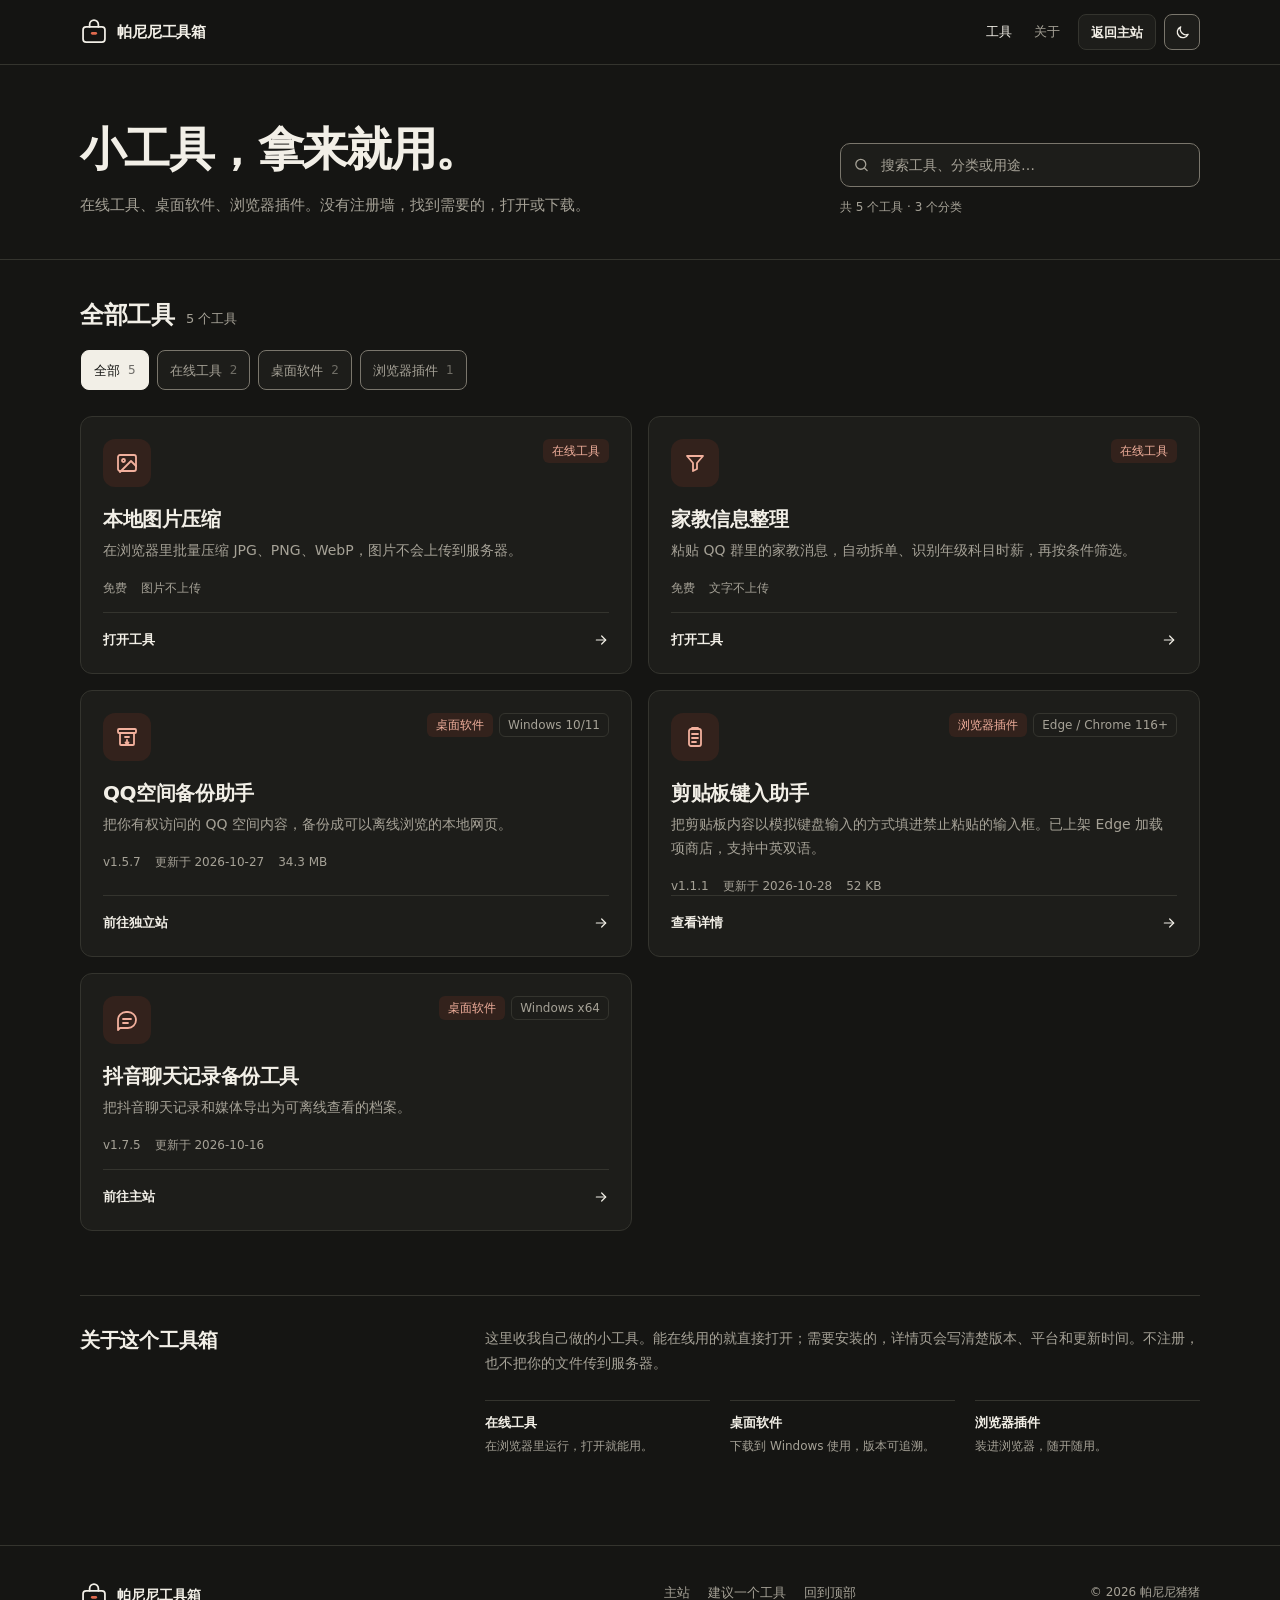
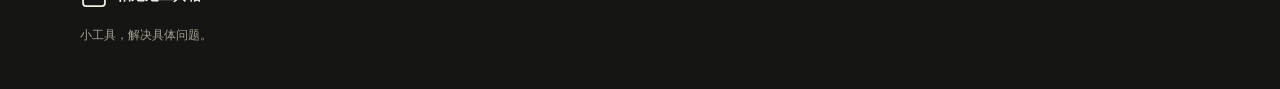
<file: index.html>
<!doctype html>
<html lang="zh-CN" data-theme="dark" data-theme-mode="dark">
<head>
  <meta charset="utf-8">
  <meta name="viewport" content="width=device-width, initial-scale=1">
  <meta name="theme-color" content="#151513">
  <script>
    (function () {
      try {
        var key = "panini-tools-theme";
        var mode = localStorage.getItem(key);
        if (mode !== "light" && mode !== "dark" && mode !== "system") mode = "dark";
        var dark = mode === "system"
          ? (window.matchMedia ? window.matchMedia("(prefers-color-scheme: dark)").matches : true)
          : mode === "dark";
        document.documentElement.dataset.theme = dark ? "dark" : "light";
        document.documentElement.dataset.themeMode = mode;
        var meta = document.querySelector('meta[name="theme-color"]');
        if (meta) meta.setAttribute("content", dark ? "#151513" : "#f6f5f1");
      } catch (error) {
        document.documentElement.dataset.theme = "dark";
        document.documentElement.dataset.themeMode = "dark";
      }
    })();
  </script>
  <meta name="description" content="帕尼尼工具箱：在线工具、桌面软件和浏览器插件。打开就能用，或下载到本地。">
  <title>帕尼尼工具箱 · 小工具，拿来就用</title>
  <link rel="icon" type="image/svg+xml" href="assets/favicon.svg">
  <link rel="stylesheet" href="assets/base.css">
  <link rel="stylesheet" href="styles.css">
</head>
<body id="top">
  <a class="skip-link" href="#tools">跳到工具列表</a>

  <header class="site-header">
    <div class="container">
      <a class="brand" href="./" aria-label="帕尼尼工具箱首页">
        <svg class="brand-mark" viewBox="0 0 32 32" fill="none" aria-hidden="true" focusable="false">
          <rect x="3.5" y="10" width="25" height="17.5" rx="3.5" stroke="currentColor" stroke-width="2"/>
          <path d="M11 10V7.5a5 5 0 0 1 10 0V10" stroke="currentColor" stroke-width="2" stroke-linecap="round"/>
          <rect class="latch" x="12.5" y="16" width="7" height="3" rx="1.5"/>
        </svg>
        <span>帕尼尼工具箱</span>
      </a>

      <div class="header-right">
        <nav class="site-nav" aria-label="主导航">
          <a href="#tools" aria-current="page">工具</a>
          <a href="#about">关于</a>
        </nav>
        <a class="btn btn-secondary btn-sm" href="https://panini-pigs.cn/">返回主站</a>
        <div class="theme-control">
          <span class="sr-only" data-theme-status role="status" aria-live="polite"></span>
          <button class="theme-toggle" type="button" data-theme-toggle aria-label="打开主题选择" aria-expanded="false" aria-controls="theme-menu" title="主题">
            <svg class="icon icon-sun" viewBox="0 0 24 24" fill="none" stroke="currentColor" stroke-width="1.8" stroke-linecap="round" aria-hidden="true">
              <circle cx="12" cy="12" r="4"></circle>
              <path d="M12 2v2M12 20v2M4.9 4.9l1.4 1.4M17.7 17.7l1.4 1.4M2 12h2M20 12h2M4.9 19.1l1.4-1.4M17.7 6.3l1.4-1.4"></path>
            </svg>
            <svg class="icon icon-moon" viewBox="0 0 24 24" fill="none" stroke="currentColor" stroke-width="1.8" stroke-linecap="round" stroke-linejoin="round" aria-hidden="true">
              <path d="M20 14.5A8 8 0 0 1 9.5 4a8 8 0 1 0 10.5 10.5Z"></path>
            </svg>
            <svg class="icon icon-auto" viewBox="0 0 24 24" fill="none" stroke="currentColor" stroke-width="1.8" aria-hidden="true">
              <circle cx="12" cy="12" r="8"></circle>
              <path d="M12 4a8 8 0 0 1 0 16Z" fill="currentColor" stroke="none"></path>
            </svg>
          </button>
          <div class="theme-menu" id="theme-menu" data-theme-menu role="group" aria-label="选择主题" hidden>
            <label class="theme-option">
              <input class="sr-only" type="radio" name="theme-mode" value="light">
              <span class="theme-option-label">浅色</span>
              <span class="theme-option-check" aria-hidden="true"></span>
            </label>
            <label class="theme-option">
              <input class="sr-only" type="radio" name="theme-mode" value="dark">
              <span class="theme-option-label">深色</span>
              <span class="theme-option-check" aria-hidden="true"></span>
            </label>
            <label class="theme-option">
              <input class="sr-only" type="radio" name="theme-mode" value="system">
              <span class="theme-option-label">跟随系统</span>
              <span class="theme-option-check" aria-hidden="true"></span>
            </label>
          </div>
        </div>
      </div>
    </div>
  </header>

  <main>
    <section class="hero" aria-labelledby="hero-title">
      <div class="container hero-inner">
        <div>
          <h1 id="hero-title">小工具，拿来就用。</h1>
          <p class="hero-lead">在线工具、桌面软件、浏览器插件。没有注册墙，找到需要的，打开或下载。</p>
        </div>
        <div class="hero-aside">
          <label class="search">
            <span class="sr-only">搜索工具</span>
            <svg viewBox="0 0 24 24" fill="none" stroke="currentColor" stroke-width="1.8" stroke-linecap="round" aria-hidden="true">
              <circle cx="11" cy="11" r="7"></circle>
              <path d="m20 20-3.5-3.5"></path>
            </svg>
            <input id="toolSearch" name="q" type="search" placeholder="搜索工具、分类或用途…" autocomplete="off" spellcheck="false">
          </label>
          <p class="hero-count" id="toolCount" aria-live="polite">正在读取工具目录…</p>
        </div>
      </div>
    </section>

    <section class="directory container" id="tools" aria-labelledby="tools-title">
      <div class="directory-head">
        <div class="directory-title">
          <h2 id="tools-title">全部工具</h2>
          <span class="result-count" id="resultCount" aria-live="polite"></span>
        </div>
      </div>

      <div class="filters" id="categoryFilters" role="group" aria-label="按分类筛选工具"></div>
      <div class="tool-grid" id="toolGrid" aria-live="polite"></div>

      <div class="empty-state" id="emptyState" hidden>
        <svg viewBox="0 0 24 24" fill="none" stroke="currentColor" stroke-width="1.6" stroke-linecap="round" aria-hidden="true">
          <path d="M4 7.5A2.5 2.5 0 0 1 6.5 5h3l2 2h6A2.5 2.5 0 0 1 20 9.5v7A2.5 2.5 0 0 1 17.5 19h-11A2.5 2.5 0 0 1 4 16.5v-9Z"></path>
        </svg>
        <h3 id="emptyTitle">这个分类还在筹备</h3>
        <p id="emptyText">先看看全部工具，或者告诉我你想在这里看到什么。</p>
        <button class="btn btn-secondary" id="emptyAction" type="button">查看全部工具</button>
      </div>

      <noscript>
        <p class="noscript">工具列表需要 JavaScript 才能显示。你也可以直接访问
          <a href="image-compressor/">本地图片压缩</a> 或
          <a href="https://qzone.education-teacher-wang.cn/">QQ空间备份助手</a>。</p>
      </noscript>
    </section>

    <section class="about container" id="about" aria-labelledby="about-title">
      <div class="about-grid">
        <h2 id="about-title">关于这个工具箱</h2>
        <div class="about-copy">
          <p>这里收我自己做的小工具。能在线用的就直接打开；需要安装的，详情页会写清楚版本、平台和更新时间。不注册，也不把你的文件传到服务器。</p>
          <div class="about-list">
            <div>
              <strong>在线工具</strong>
              <span>在浏览器里运行，打开就能用。</span>
            </div>
            <div>
              <strong>桌面软件</strong>
              <span>下载到 Windows 使用，版本可追溯。</span>
            </div>
            <div>
              <strong>浏览器插件</strong>
              <span>装进浏览器，随开随用。</span>
            </div>
          </div>
        </div>
      </div>
    </section>
  </main>

  <footer class="site-footer">
    <div class="container">
      <div>
        <a class="footer-brand" href="./" aria-label="帕尼尼工具箱首页">
          <svg class="brand-mark" viewBox="0 0 32 32" fill="none" aria-hidden="true" focusable="false">
            <rect x="3.5" y="10" width="25" height="17.5" rx="3.5" stroke="currentColor" stroke-width="2"/>
            <path d="M11 10V7.5a5 5 0 0 1 10 0V10" stroke="currentColor" stroke-width="2" stroke-linecap="round"/>
            <rect class="latch" x="12.5" y="16" width="7" height="3" rx="1.5"/>
          </svg>
          <span>帕尼尼工具箱</span>
        </a>
        <p class="footer-note">小工具，解决具体问题。</p>
      </div>
      <div class="footer-links">
        <a href="https://panini-pigs.cn/">主站</a>
        <a href="mailto:2778934515@qq.com">建议一个工具</a>
        <a href="#top">回到顶部</a>
      </div>
      <p class="footer-copy">© 2026 帕尼尼猪猪</p>
    </div>
  </footer>

  <script src="assets/theme.js?v=2" defer></script>
  <script src="app.js" defer></script>
</body>
</html>
</file>
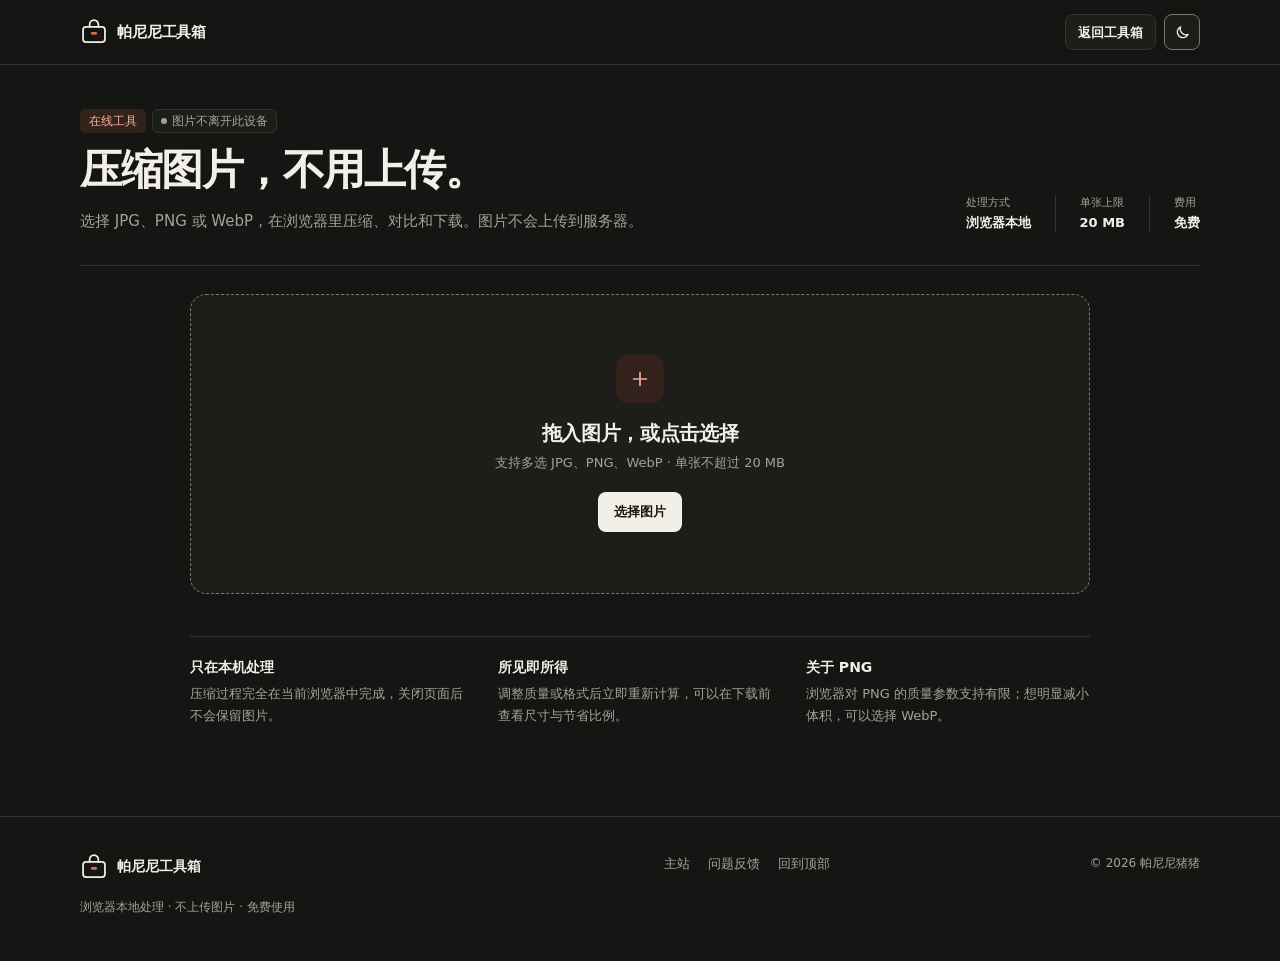
<file: image-compressor/index.html>
<!doctype html>
<html lang="zh-CN" data-theme="dark" data-theme-mode="dark">
<head>
  <meta charset="utf-8">
  <meta name="viewport" content="width=device-width, initial-scale=1">
  <meta name="theme-color" content="#151513">
  <script>
    (function () {
      try {
        var key = "panini-tools-theme";
        var mode = localStorage.getItem(key);
        if (mode !== "light" && mode !== "dark" && mode !== "system") mode = "dark";
        var dark = mode === "system"
          ? (window.matchMedia ? window.matchMedia("(prefers-color-scheme: dark)").matches : true)
          : mode === "dark";
        document.documentElement.dataset.theme = dark ? "dark" : "light";
        document.documentElement.dataset.themeMode = mode;
        var meta = document.querySelector('meta[name="theme-color"]');
        if (meta) meta.setAttribute("content", dark ? "#151513" : "#f6f5f1");
      } catch (error) {
        document.documentElement.dataset.theme = "dark";
        document.documentElement.dataset.themeMode = "dark";
      }
    })();
  </script>
  <meta name="description" content="免费在线压缩 JPG、PNG 和 WebP 图片。图片仅在浏览器本地处理，不会上传服务器。">
  <title>本地图片压缩 · 帕尼尼工具箱</title>
  <link rel="icon" type="image/svg+xml" href="../assets/favicon.svg">
  <link rel="stylesheet" href="../assets/base.css">
  <link rel="stylesheet" href="style.css">
</head>
<body id="top">
  <a class="skip-link" href="#workspace">跳到压缩工具</a>

  <header class="site-header">
    <div class="container">
      <a class="brand" href="../" aria-label="帕尼尼工具箱首页">
        <svg class="brand-mark" viewBox="0 0 32 32" fill="none" aria-hidden="true" focusable="false">
          <rect x="3.5" y="10" width="25" height="17.5" rx="3.5" stroke="currentColor" stroke-width="2"/>
          <path d="M11 10V7.5a5 5 0 0 1 10 0V10" stroke="currentColor" stroke-width="2" stroke-linecap="round"/>
          <rect class="latch" x="12.5" y="16" width="7" height="3" rx="1.5"/>
        </svg>
        <span>帕尼尼工具箱</span>
      </a>

      <div class="header-right">
        <a class="btn btn-secondary btn-sm" href="../">返回工具箱</a>
        <div class="theme-control">
          <span class="sr-only" data-theme-status role="status" aria-live="polite"></span>
          <button class="theme-toggle" type="button" data-theme-toggle aria-label="打开主题选择" aria-expanded="false" aria-controls="theme-menu" title="主题">
            <svg class="icon icon-sun" viewBox="0 0 24 24" fill="none" stroke="currentColor" stroke-width="1.8" stroke-linecap="round" aria-hidden="true">
              <circle cx="12" cy="12" r="4"></circle>
              <path d="M12 2v2M12 20v2M4.9 4.9l1.4 1.4M17.7 17.7l1.4 1.4M2 12h2M20 12h2M4.9 19.1l1.4-1.4M17.7 6.3l1.4-1.4"></path>
            </svg>
            <svg class="icon icon-moon" viewBox="0 0 24 24" fill="none" stroke="currentColor" stroke-width="1.8" stroke-linecap="round" stroke-linejoin="round" aria-hidden="true">
              <path d="M20 14.5A8 8 0 0 1 9.5 4a8 8 0 1 0 10.5 10.5Z"></path>
            </svg>
            <svg class="icon icon-auto" viewBox="0 0 24 24" fill="none" stroke="currentColor" stroke-width="1.8" aria-hidden="true">
              <circle cx="12" cy="12" r="8"></circle>
              <path d="M12 4a8 8 0 0 1 0 16Z" fill="currentColor" stroke="none"></path>
            </svg>
          </button>
          <div class="theme-menu" id="theme-menu" data-theme-menu role="group" aria-label="选择主题" hidden>
            <label class="theme-option">
              <input class="sr-only" type="radio" name="theme-mode" value="light">
              <span class="theme-option-label">浅色</span>
              <span class="theme-option-check" aria-hidden="true"></span>
            </label>
            <label class="theme-option">
              <input class="sr-only" type="radio" name="theme-mode" value="dark">
              <span class="theme-option-label">深色</span>
              <span class="theme-option-check" aria-hidden="true"></span>
            </label>
            <label class="theme-option">
              <input class="sr-only" type="radio" name="theme-mode" value="system">
              <span class="theme-option-label">跟随系统</span>
              <span class="theme-option-check" aria-hidden="true"></span>
            </label>
          </div>
        </div>
      </div>
    </div>
  </header>

  <main class="container tool-page">
    <section class="tool-intro" aria-labelledby="tool-title">
      <div class="tool-intro-copy">
        <div class="tool-badges">
          <span class="badge badge-accent">在线工具</span>
          <span class="badge badge-dot">图片不离开此设备</span>
        </div>
        <h1 id="tool-title">压缩图片，不用上传。</h1>
        <p>选择 JPG、PNG 或 WebP，在浏览器里压缩、对比和下载。图片不会上传到服务器。</p>
      </div>
      <dl class="tool-facts">
        <div>
          <dt>处理方式</dt>
          <dd>浏览器本地</dd>
        </div>
        <div>
          <dt>单张上限</dt>
          <dd>20 MB</dd>
        </div>
        <div>
          <dt>费用</dt>
          <dd>免费</dd>
        </div>
      </dl>
    </section>

    <section class="workspace" id="workspace" aria-label="图片压缩工作区">
      <div class="drop-zone" id="dropZone" tabindex="0" role="button" aria-controls="fileInput" aria-label="选择 JPG、PNG 或 WebP 图片">
        <input id="fileInput" class="sr-only" type="file" name="images" accept="image/jpeg,image/png,image/webp" multiple tabindex="-1" aria-label="选择图片文件">
        <span class="drop-icon" aria-hidden="true">
          <svg viewBox="0 0 24 24" fill="none" stroke="currentColor" stroke-width="1.8" stroke-linecap="round" stroke-linejoin="round">
            <path d="M12 5v14"></path>
            <path d="M5 12h14"></path>
          </svg>
        </span>
        <h2>拖入图片，或点击选择</h2>
        <p>支持多选 JPG、PNG、WebP · 单张不超过 20 MB</p>
        <span class="drop-cta" aria-hidden="true">选择图片</span>
      </div>

      <div class="tool-panel" id="toolPanel" hidden>
        <div class="settings">
          <div class="setting">
            <div class="label-row">
              <label for="quality">压缩质量</label>
              <output id="qualityValue" for="quality">80%</output>
            </div>
            <input id="quality" name="quality" type="range" min="10" max="100" value="80">
            <div class="range-labels">
              <span>体积更小</span>
              <span>画质更高</span>
            </div>
          </div>
          <div class="setting">
            <label for="format">输出格式</label>
            <select id="format" name="format">
              <option value="image/jpeg">JPEG · 通用</option>
              <option value="image/webp">WebP · 体积更小</option>
              <option value="image/png">PNG · 适合透明图</option>
            </select>
          </div>
          <button class="btn btn-secondary add-more" id="addMore" type="button">＋ 继续添加</button>
        </div>

        <h2 class="sr-only">压缩结果</h2>

        <div class="summary" aria-live="polite">
          <div><span>图片</span><strong id="fileCount">0 张</strong></div>
          <div><span>原始大小</span><strong id="totalOriginal">0 B</strong></div>
          <div><span>压缩后</span><strong id="totalCompressed">处理中</strong></div>
          <div><span>预计节省</span><strong id="totalSaved">—</strong></div>
        </div>

        <div class="file-list" id="fileList"></div>

        <div class="batch-actions">
          <button class="btn btn-ghost clear-button" id="clearAll" type="button">清空列表</button>
          <button class="btn btn-primary download-all" id="downloadAll" type="button" disabled>逐张下载全部图片</button>
        </div>
      </div>
    </section>

    <section class="notes" aria-label="使用说明">
      <article>
        <h2>只在本机处理</h2>
        <p>压缩过程完全在当前浏览器中完成，关闭页面后不会保留图片。</p>
      </article>
      <article>
        <h2>所见即所得</h2>
        <p>调整质量或格式后立即重新计算，可以在下载前查看尺寸与节省比例。</p>
      </article>
      <article>
        <h2>关于 PNG</h2>
        <p>浏览器对 PNG 的质量参数支持有限；想明显减小体积，可以选择 WebP。</p>
      </article>
    </section>
  </main>

  <footer class="site-footer">
    <div class="container">
      <div>
        <a class="footer-brand" href="../" aria-label="帕尼尼工具箱首页">
          <svg class="brand-mark" viewBox="0 0 32 32" fill="none" aria-hidden="true" focusable="false">
            <rect x="3.5" y="10" width="25" height="17.5" rx="3.5" stroke="currentColor" stroke-width="2"/>
            <path d="M11 10V7.5a5 5 0 0 1 10 0V10" stroke="currentColor" stroke-width="2" stroke-linecap="round"/>
            <rect class="latch" x="12.5" y="16" width="7" height="3" rx="1.5"/>
          </svg>
          <span>帕尼尼工具箱</span>
        </a>
        <p class="footer-note">浏览器本地处理 · 不上传图片 · 免费使用</p>
      </div>
      <div class="footer-links">
        <a href="https://panini-pigs.cn/">主站</a>
        <a href="mailto:2778934515@qq.com">问题反馈</a>
        <a href="#top">回到顶部</a>
      </div>
      <p class="footer-copy">© 2026 帕尼尼猪猪</p>
    </div>
  </footer>

  <template id="fileCardTemplate">
    <article class="file-card">
      <div class="thumb-wrap"><img class="thumb" alt="" width="72" height="72"></div>
      <div class="file-info">
        <div class="file-name-row">
          <h3 class="file-name"></h3>
          <button class="remove" type="button" aria-label="移除图片">×</button>
        </div>
        <p class="dimensions"></p>
        <div class="size-comparison">
          <span class="old-size"></span>
          <i aria-hidden="true">→</i>
          <strong class="new-size">处理中…</strong>
          <em class="saving"></em>
        </div>
        <div class="progress"><span></span></div>
        <p class="error" role="alert"></p>
      </div>
      <button class="btn btn-secondary btn-sm download-one" type="button" disabled>下载</button>
    </article>
  </template>

  <script src="script.js"></script>
  <script src="../assets/theme.js?v=2" defer></script>
</body>
</html>
</file>
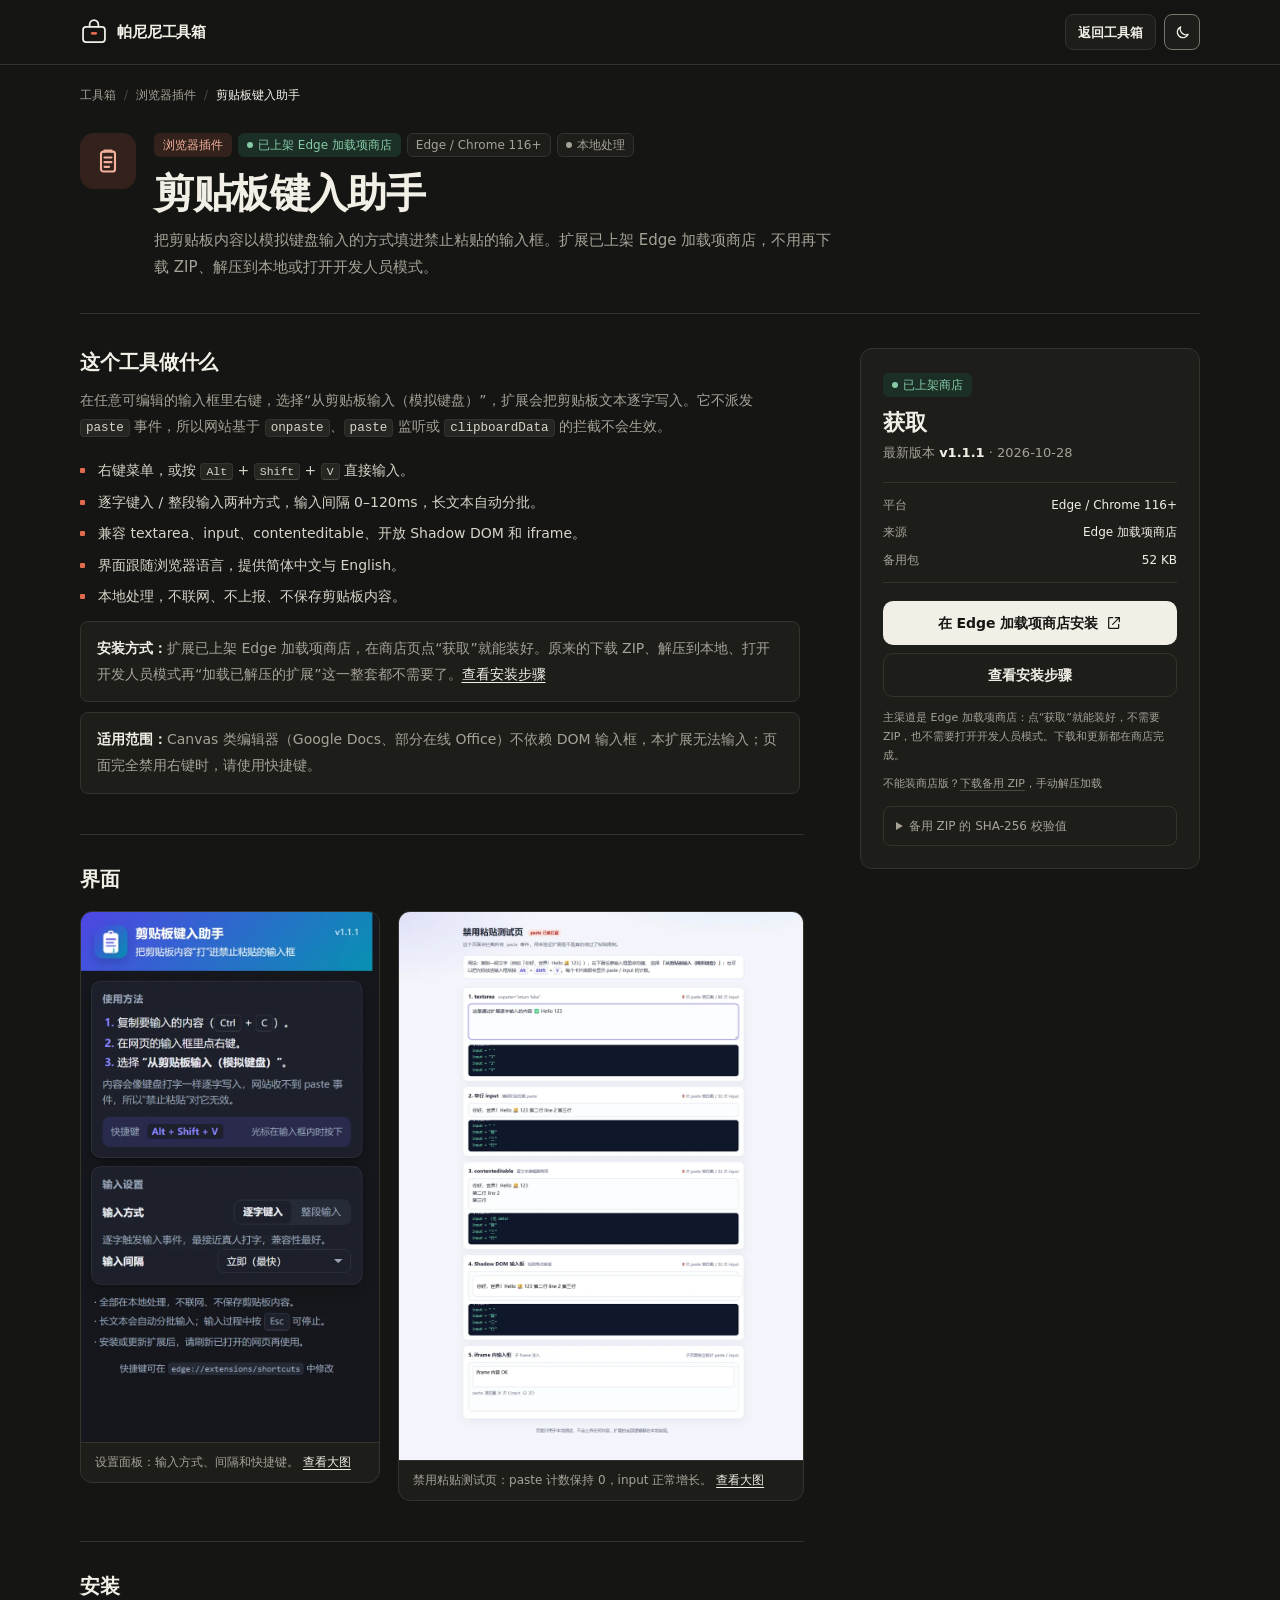
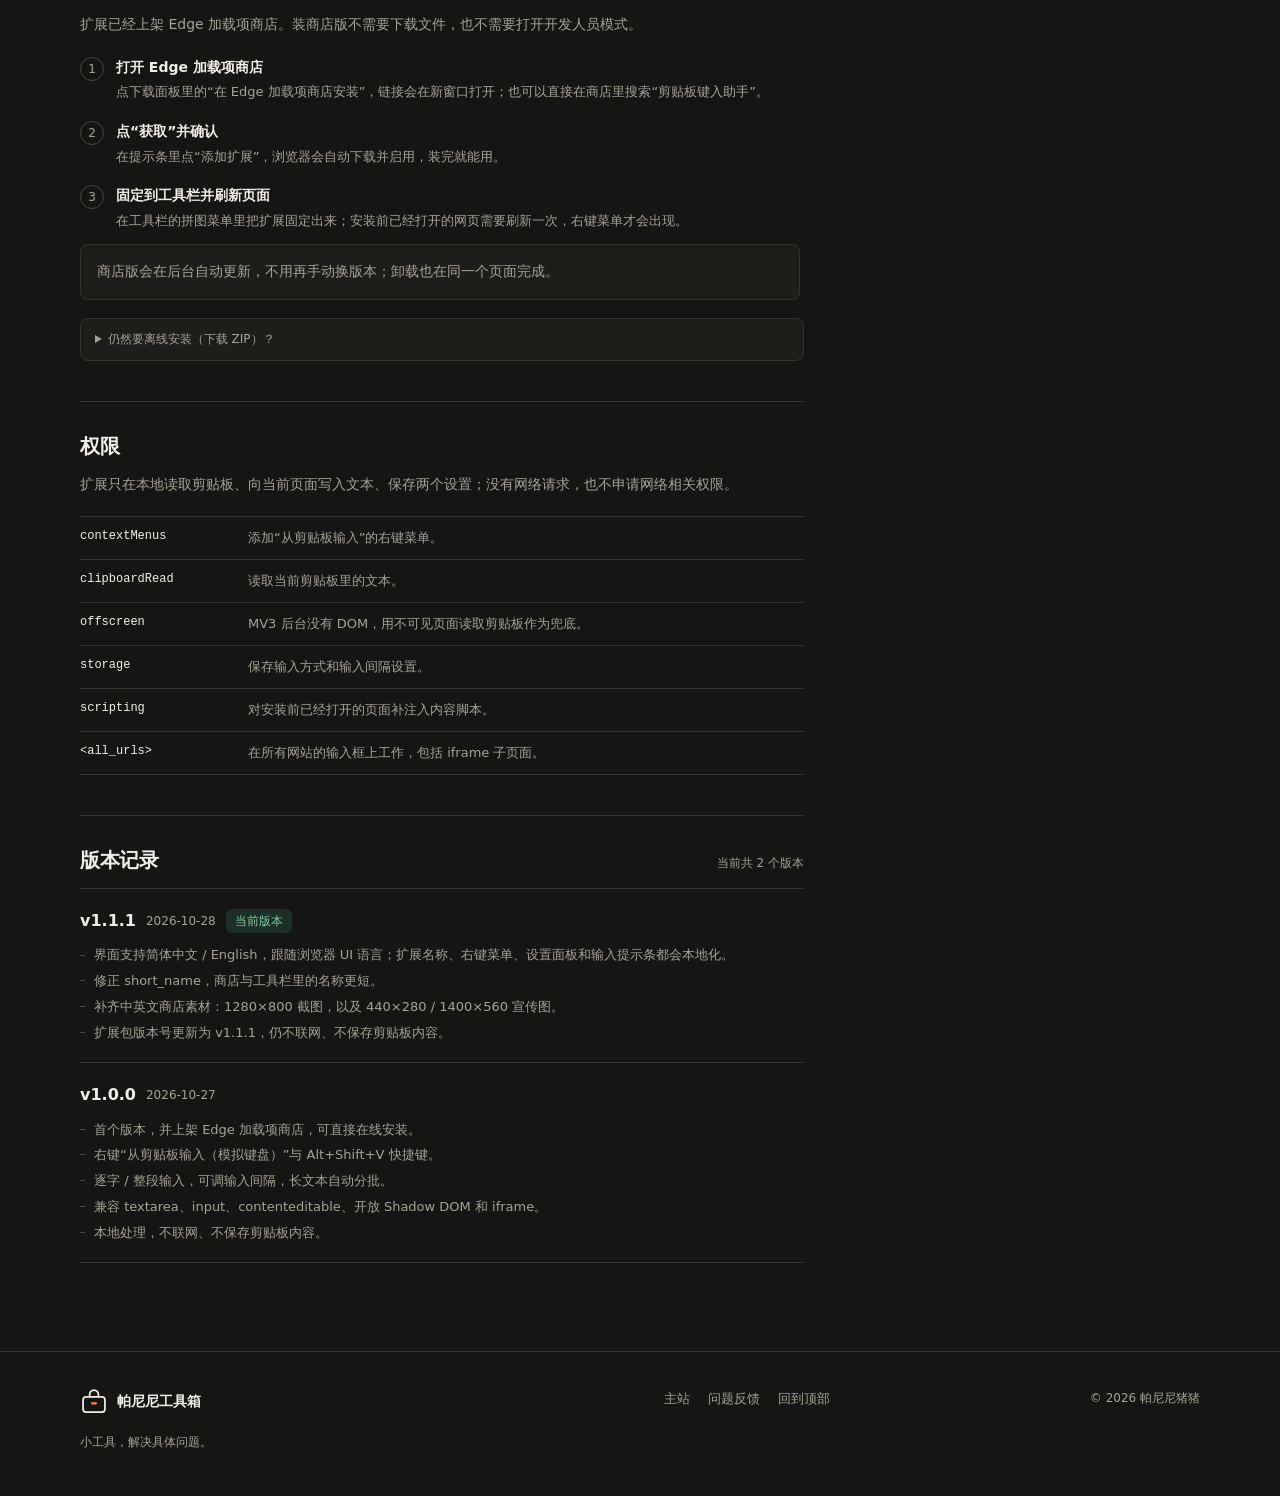
<file: paste-helper/index.html>
<!doctype html>
<html lang="zh-CN" data-theme="dark" data-theme-mode="dark">
<head>
  <meta charset="utf-8">
  <meta name="viewport" content="width=device-width, initial-scale=1">
  <meta name="theme-color" content="#151513">
  <script>
    (function () {
      try {
        var key = "panini-tools-theme";
        var mode = localStorage.getItem(key);
        if (mode !== "light" && mode !== "dark" && mode !== "system") mode = "dark";
        var dark = mode === "system"
          ? (window.matchMedia ? window.matchMedia("(prefers-color-scheme: dark)").matches : true)
          : mode === "dark";
        document.documentElement.dataset.theme = dark ? "dark" : "light";
        document.documentElement.dataset.themeMode = mode;
        var meta = document.querySelector('meta[name="theme-color"]');
        if (meta) meta.setAttribute("content", dark ? "#151513" : "#f6f5f1");
      } catch (error) {
        document.documentElement.dataset.theme = "dark";
        document.documentElement.dataset.themeMode = "dark";
      }
    })();
  </script>
  <meta name="description" content="剪贴板键入助手已上架 Edge 加载项商店：在输入框里用模拟键盘输入剪贴板内容，绕过网站的禁止粘贴限制。商店直接安装，不需要下载 ZIP 或打开开发人员模式。">
  <title>剪贴板键入助手 · 帕尼尼工具箱</title>
  <link rel="icon" type="image/svg+xml" href="../assets/favicon.svg">
  <link rel="stylesheet" href="../assets/base.css">
  <link rel="stylesheet" href="style.css">
</head>
<body id="top" data-tool-id="paste-helper">
  <a class="skip-link" href="#main">跳到正文</a>

  <header class="site-header">
    <div class="container">
      <a class="brand" href="../" aria-label="帕尼尼工具箱首页">
        <svg class="brand-mark" viewBox="0 0 32 32" fill="none" aria-hidden="true" focusable="false">
          <rect x="3.5" y="10" width="25" height="17.5" rx="3.5" stroke="currentColor" stroke-width="2"/>
          <path d="M11 10V7.5a5 5 0 0 1 10 0V10" stroke="currentColor" stroke-width="2" stroke-linecap="round"/>
          <rect class="latch" x="12.5" y="16" width="7" height="3" rx="1.5"/>
        </svg>
        <span>帕尼尼工具箱</span>
      </a>

      <div class="header-right">
        <a class="btn btn-secondary btn-sm" href="../">返回工具箱</a>
        <div class="theme-control">
          <span class="sr-only" data-theme-status role="status" aria-live="polite"></span>
          <button class="theme-toggle" type="button" data-theme-toggle aria-label="打开主题选择" aria-expanded="false" aria-controls="theme-menu" title="主题">
            <svg class="icon icon-sun" viewBox="0 0 24 24" fill="none" stroke="currentColor" stroke-width="1.8" stroke-linecap="round" aria-hidden="true">
              <circle cx="12" cy="12" r="4"></circle>
              <path d="M12 2v2M12 20v2M4.9 4.9l1.4 1.4M17.7 17.7l1.4 1.4M2 12h2M20 12h2M4.9 19.1l1.4-1.4M17.7 6.3l1.4-1.4"></path>
            </svg>
            <svg class="icon icon-moon" viewBox="0 0 24 24" fill="none" stroke="currentColor" stroke-width="1.8" stroke-linecap="round" stroke-linejoin="round" aria-hidden="true">
              <path d="M20 14.5A8 8 0 0 1 9.5 4a8 8 0 1 0 10.5 10.5Z"></path>
            </svg>
            <svg class="icon icon-auto" viewBox="0 0 24 24" fill="none" stroke="currentColor" stroke-width="1.8" aria-hidden="true">
              <circle cx="12" cy="12" r="8"></circle>
              <path d="M12 4a8 8 0 0 1 0 16Z" fill="currentColor" stroke="none"></path>
            </svg>
          </button>
          <div class="theme-menu" id="theme-menu" data-theme-menu role="group" aria-label="选择主题" hidden>
            <label class="theme-option">
              <input class="sr-only" type="radio" name="theme-mode" value="light">
              <span class="theme-option-label">浅色</span>
              <span class="theme-option-check" aria-hidden="true"></span>
            </label>
            <label class="theme-option">
              <input class="sr-only" type="radio" name="theme-mode" value="dark">
              <span class="theme-option-label">深色</span>
              <span class="theme-option-check" aria-hidden="true"></span>
            </label>
            <label class="theme-option">
              <input class="sr-only" type="radio" name="theme-mode" value="system">
              <span class="theme-option-label">跟随系统</span>
              <span class="theme-option-check" aria-hidden="true"></span>
            </label>
          </div>
        </div>
      </div>
    </div>
  </header>

  <main id="main">
    <nav class="breadcrumb container" aria-label="面包屑">
      <ol>
        <li><a href="../">工具箱</a></li>
        <li><a href="../#extension">浏览器插件</a></li>
        <li aria-current="page">剪贴板键入助手</li>
      </ol>
    </nav>

    <section class="tool-hero container" aria-labelledby="tool-title">
      <div class="tool-hero-main">
        <span class="tool-icon tool-icon-lg">
          <svg viewBox="0 0 24 24" fill="none" stroke="currentColor" stroke-width="1.8" stroke-linecap="round" stroke-linejoin="round" aria-hidden="true">
            <rect x="6" y="4" width="12" height="17" rx="2"></rect>
            <path d="M9 4V3h6v1"></path>
            <path d="M9 9h6M9 13h6M9 17h4"></path>
          </svg>
        </span>
        <div class="tool-hero-copy">
          <div class="tool-badges">
            <span class="badge badge-accent">浏览器插件</span>
            <span class="badge badge-success badge-dot">已上架 Edge 加载项商店</span>
            <span class="badge">Edge / Chrome 116+</span>
            <span class="badge badge-dot">本地处理</span>
          </div>
          <h1 id="tool-title">剪贴板键入助手</h1>
          <p>把剪贴板内容以模拟键盘输入的方式填进禁止粘贴的输入框。扩展已上架 Edge 加载项商店，不用再下载 ZIP、解压到本地或打开开发人员模式。</p>
        </div>
      </div>
    </section>

    <div class="tool-layout container">
      <div class="tool-body">
        <section aria-labelledby="about-title">
          <h2 id="about-title">这个工具做什么</h2>
          <p>在任意可编辑的输入框里右键，选择“从剪贴板输入（模拟键盘）”，扩展会把剪贴板文本逐字写入。它不派发 <code>paste</code> 事件，所以网站基于 <code>onpaste</code>、<code>paste</code> 监听或 <code>clipboardData</code> 的拦截不会生效。</p>
          <ul class="feature-list">
            <li>右键菜单，或按 <kbd>Alt</kbd> + <kbd>Shift</kbd> + <kbd>V</kbd> 直接输入。</li>
            <li>逐字键入 / 整段输入两种方式，输入间隔 0–120ms，长文本自动分批。</li>
            <li>兼容 textarea、input、contenteditable、开放 Shadow DOM 和 iframe。</li>
            <li>界面跟随浏览器语言，提供简体中文与 English。</li>
            <li>本地处理，不联网、不上报、不保存剪贴板内容。</li>
          </ul>
          <p class="notice"><strong>安装方式：</strong>扩展已上架 Edge 加载项商店，在商店页点“获取”就能装好。原来的下载 ZIP、解压到本地、打开开发人员模式再“加载已解压的扩展”这一整套都不需要了。<a href="#install">查看安装步骤</a></p>
          <p class="notice"><strong>适用范围：</strong>Canvas 类编辑器（Google Docs、部分在线 Office）不依赖 DOM 输入框，本扩展无法输入；页面完全禁用右键时，请使用快捷键。</p>
        </section>

        <section aria-labelledby="shots-title">
          <h2 id="shots-title">界面</h2>
          <div class="shots shots-split">
            <figure class="shot">
              <img src="images/popup.webp" width="720" height="1280" alt="剪贴板键入助手设置面板，包含右键使用说明、输入方式和输入间隔" loading="lazy">
              <figcaption>设置面板：输入方式、间隔和快捷键。 <a href="images/popup.webp" target="_blank" rel="noopener noreferrer">查看大图</a></figcaption>
            </figure>
            <figure class="shot">
              <img src="images/test-page.webp" width="1000" height="1356" alt="禁用粘贴测试页，各输入框的 paste 计数保持为 0，input 计数正常增长" loading="lazy">
              <figcaption>禁用粘贴测试页：paste 计数保持 0，input 正常增长。 <a href="images/test-page.webp" target="_blank" rel="noopener noreferrer">查看大图</a></figcaption>
            </figure>
          </div>
        </section>

        <section id="install" aria-labelledby="install-title">
          <h2 id="install-title">安装</h2>
          <p>扩展已经上架 Edge 加载项商店。装商店版不需要下载文件，也不需要打开开发人员模式。</p>
          <ol class="steps">
            <li>
              <strong>打开 Edge 加载项商店</strong>
              <p>点下载面板里的“在 Edge 加载项商店安装”，链接会在新窗口打开；也可以直接在商店里搜索“剪贴板键入助手”。</p>
            </li>
            <li>
              <strong>点“获取”并确认</strong>
              <p>在提示条里点“添加扩展”，浏览器会自动下载并启用，装完就能用。</p>
            </li>
            <li>
              <strong>固定到工具栏并刷新页面</strong>
              <p>在工具栏的拼图菜单里把扩展固定出来；安装前已经打开的网页需要刷新一次，右键菜单才会出现。</p>
            </li>
          </ol>
          <p class="notice">商店版会在后台自动更新，不用再手动换版本；卸载也在同一个页面完成。</p>
          <details class="legacy-install">
            <summary>仍然要离线安装（下载 ZIP）？</summary>
            <div class="legacy-install-body">
              <p class="fineprint">只有装不了商店版的情况才走这条路，比如 Chrome，或者没有外网的内网环境。这条路要手动解压、手动加载，更新也要自己换包。</p>
              <ol class="steps">
                <li>
                  <strong>下载并解压</strong>
                  <p><a data-download-file href="files/clipboard-type-helper-v1.1.1.zip" download="剪贴板键入助手-v1.1.1.zip">下载备用 ZIP（v1.1.1）</a>，解压到一个固定文件夹。解压后的目录里应直接看到 <code>manifest.json</code>。</p>
                </li>
                <li>
                  <strong>打开扩展管理页</strong>
                  <p>Edge 打开 <code>edge://extensions</code>；Chrome 打开 <code>chrome://extensions</code>。</p>
                </li>
                <li>
                  <strong>开启开发人员模式</strong>
                  <p>打开页面上的“开发人员模式”开关。</p>
                </li>
                <li>
                  <strong>加载已解压的扩展</strong>
                  <p>点击“加载解压缩的扩展”，选择刚才解压出来的文件夹，而不是 ZIP 文件。</p>
                </li>
                <li>
                  <strong>刷新页面并固定</strong>
                  <p>刷新安装前已经打开的网页；在工具栏的拼图菜单里把扩展固定出来，方便查看设置。</p>
                </li>
              </ol>
              <p class="fineprint">扩展没有上架 Chrome 网上应用店，Chrome 只能走这套本地加载；Edge 可能提示“是否允许来自其他商店的扩展”，选择允许即可。</p>
            </div>
          </details>
        </section>

        <section aria-labelledby="permissions-title">
          <h2 id="permissions-title">权限</h2>
          <p>扩展只在本地读取剪贴板、向当前页面写入文本、保存两个设置；没有网络请求，也不申请网络相关权限。</p>
          <dl class="permission-list">
            <div><dt>contextMenus</dt><dd>添加“从剪贴板输入”的右键菜单。</dd></div>
            <div><dt>clipboardRead</dt><dd>读取当前剪贴板里的文本。</dd></div>
            <div><dt>offscreen</dt><dd>MV3 后台没有 DOM，用不可见页面读取剪贴板作为兜底。</dd></div>
            <div><dt>storage</dt><dd>保存输入方式和输入间隔设置。</dd></div>
            <div><dt>scripting</dt><dd>对安装前已经打开的页面补注入内容脚本。</dd></div>
            <div><dt>&lt;all_urls&gt;</dt><dd>在所有网站的输入框上工作，包括 iframe 子页面。</dd></div>
          </dl>
        </section>

        <section id="versions" aria-labelledby="versions-title">
          <div class="section-line">
            <h2 id="versions-title">版本记录</h2>
            <span class="meta" id="versionSummary">当前共 2 个版本</span>
          </div>
          <div class="version-list" id="versionList">
            <article class="version-item">
              <div class="version-head">
                <strong>v1.1.1</strong>
                <span>2026-10-28</span>
                <span class="badge badge-success">当前版本</span>
              </div>
              <ul>
                <li>界面支持简体中文 / English，跟随浏览器 UI 语言；扩展名称、右键菜单、设置面板和输入提示条都会本地化。</li>
                <li>修正 short_name，商店与工具栏里的名称更短。</li>
                <li>补齐中英文商店素材：1280×800 截图，以及 440×280 / 1400×560 宣传图。</li>
                <li>扩展包版本号更新为 v1.1.1，仍不联网、不保存剪贴板内容。</li>
              </ul>
            </article>
            <article class="version-item">
              <div class="version-head">
                <strong>v1.0.0</strong>
                <span>2026-10-27</span>
              </div>
              <ul>
                <li>首个版本，并上架 Edge 加载项商店，可直接在线安装。</li>
                <li>右键“从剪贴板输入（模拟键盘）”与 Alt+Shift+V 快捷键。</li>
                <li>逐字 / 整段输入，可调间隔，长文本自动分批。</li>
                <li>兼容 textarea、input、contenteditable、开放 Shadow DOM 和 iframe。</li>
                <li>本地处理，不联网、不保存剪贴板内容。</li>
              </ul>
            </article>
          </div>
        </section>
      </div>

      <aside class="download-panel" aria-labelledby="download-title">
        <div class="download-panel-top">
          <span class="badge badge-success badge-dot">已上架商店</span>
          <h2 id="download-title">获取</h2>
          <p class="download-version">最新版本 <strong data-tool="version">v1.1.1</strong> · <span data-tool="updated">2026-10-28</span></p>
        </div>
        <dl class="download-meta">
          <div><dt>平台</dt><dd data-tool="platforms">Edge / Chrome 116+</dd></div>
          <div><dt>来源</dt><dd>Edge 加载项商店</dd></div>
          <div><dt>备用包</dt><dd data-tool="size">52 KB</dd></div>
        </dl>
        <a class="btn btn-primary btn-block" data-store-link href="https://microsoftedge.microsoft.com/addons/detail/nfpjealcmlhljfdljhmklfabbkdokhem" target="_blank" rel="noopener noreferrer" aria-label="在 Edge 加载项商店安装剪贴板键入助手（在新窗口打开）">
          在 Edge 加载项商店安装
          <svg viewBox="0 0 24 24" fill="none" stroke="currentColor" stroke-width="1.8" stroke-linecap="round" stroke-linejoin="round" aria-hidden="true">
            <path d="M14 4h6v6"></path>
            <path d="m20 4-10 10"></path>
            <path d="M19 14v5a1 1 0 0 1-1 1H5a1 1 0 0 1-1-1V5a1 1 0 0 1 1-1h5"></path>
          </svg>
        </a>
        <a class="btn btn-secondary btn-block" href="#install">查看安装步骤</a>
        <p class="download-note">主渠道是 Edge 加载项商店：点“获取”就能装好，不需要 ZIP，也不需要打开开发人员模式。下载和更新都在商店完成。</p>
        <p class="download-fallback">不能装商店版？<a data-download-file href="files/clipboard-type-helper-v1.1.1.zip" download="剪贴板键入助手-v1.1.1.zip">下载备用 ZIP</a>，手动解压加载</p>
        <details class="hash-details">
          <summary>备用 ZIP 的 SHA-256 校验值</summary>
          <code data-tool="sha256">D71D5C9F51486375D43875DB6A8A049FEBB35F42FC34ECFB54459547D7CED9EA</code>
        </details>
      </aside>
    </div>
  </main>

  <footer class="site-footer">
    <div class="container">
      <div>
        <a class="footer-brand" href="../" aria-label="帕尼尼工具箱首页">
          <svg class="brand-mark" viewBox="0 0 32 32" fill="none" aria-hidden="true" focusable="false">
            <rect x="3.5" y="10" width="25" height="17.5" rx="3.5" stroke="currentColor" stroke-width="2"/>
            <path d="M11 10V7.5a5 5 0 0 1 10 0V10" stroke="currentColor" stroke-width="2" stroke-linecap="round"/>
            <rect class="latch" x="12.5" y="16" width="7" height="3" rx="1.5"/>
          </svg>
          <span>帕尼尼工具箱</span>
        </a>
        <p class="footer-note">小工具，解决具体问题。</p>
      </div>
      <div class="footer-links">
        <a href="https://panini-pigs.cn/">主站</a>
        <a href="mailto:2778934515@qq.com">问题反馈</a>
        <a href="#top">回到顶部</a>
      </div>
      <p class="footer-copy">© 2026 帕尼尼猪猪</p>
    </div>
  </footer>

  <script src="../assets/theme.js?v=2" defer></script>
  <script src="tool.js" defer></script>
</body>
</html>
</file>
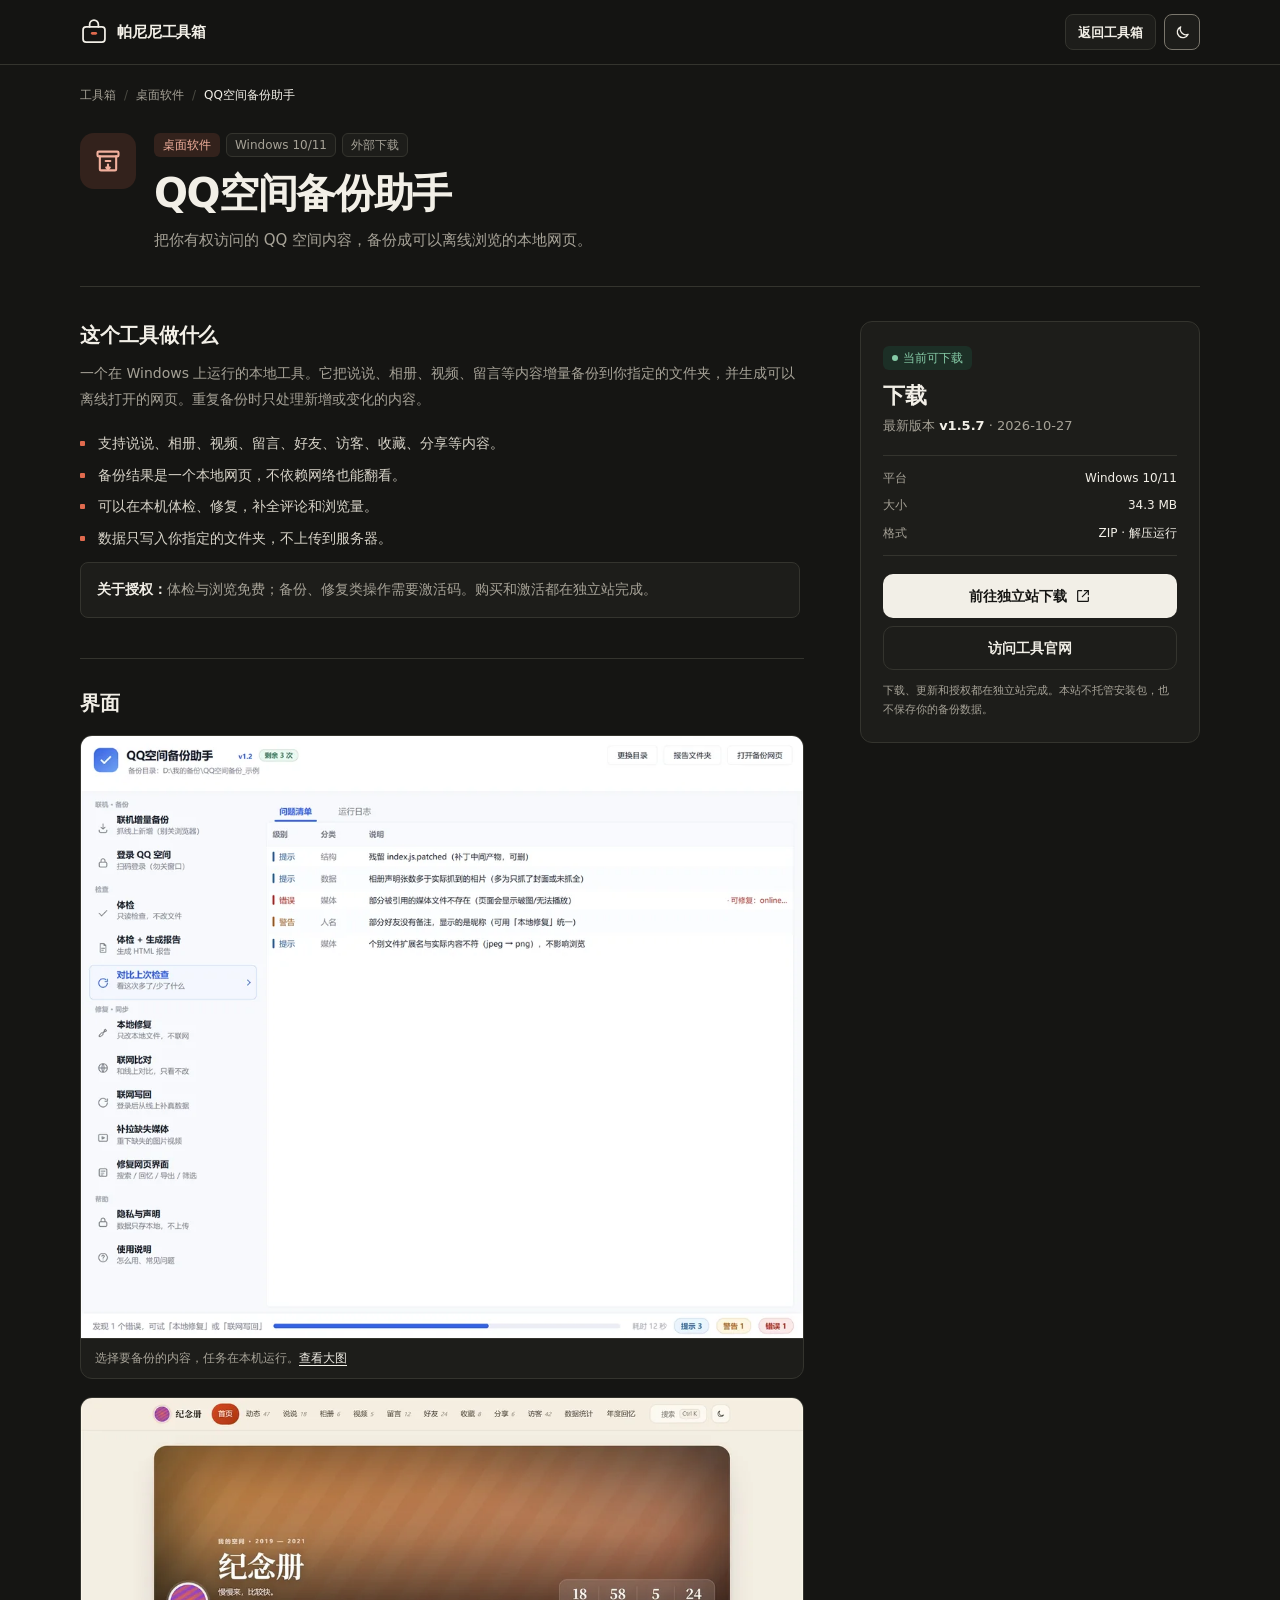
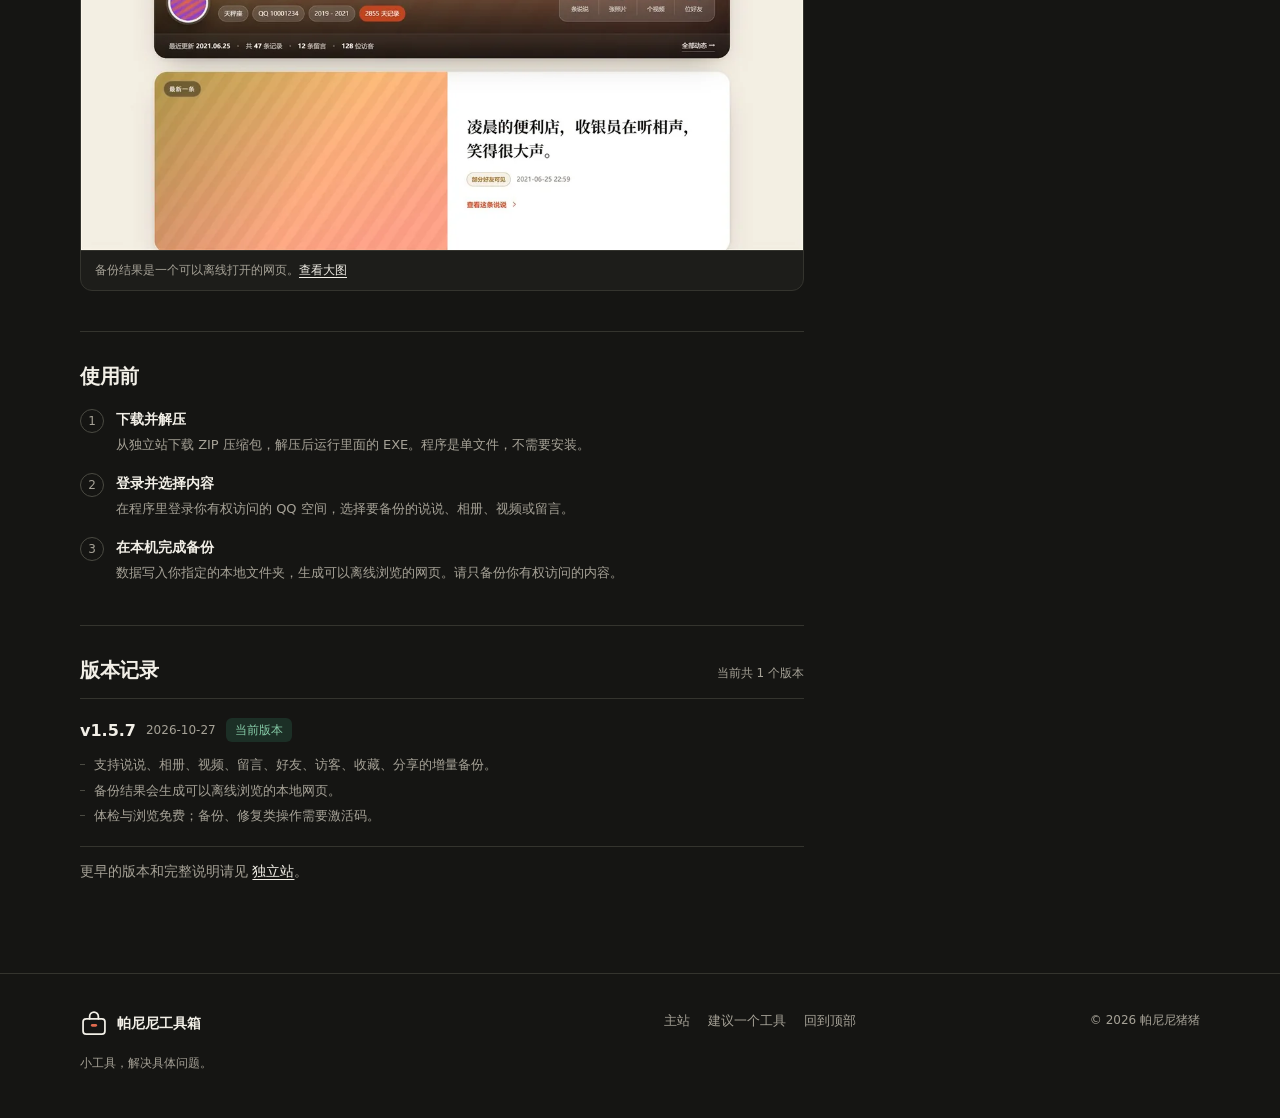
<file: qq-space-backup/index.html>
<!doctype html>
<html lang="zh-CN" data-theme="dark" data-theme-mode="dark">
<head>
  <meta charset="utf-8">
  <meta name="viewport" content="width=device-width, initial-scale=1">
  <meta name="theme-color" content="#151513">
  <script>
    (function () {
      try {
        var key = "panini-tools-theme";
        var mode = localStorage.getItem(key);
        if (mode !== "light" && mode !== "dark" && mode !== "system") mode = "dark";
        var dark = mode === "system"
          ? (window.matchMedia ? window.matchMedia("(prefers-color-scheme: dark)").matches : true)
          : mode === "dark";
        document.documentElement.dataset.theme = dark ? "dark" : "light";
        document.documentElement.dataset.themeMode = mode;
        var meta = document.querySelector('meta[name="theme-color"]');
        if (meta) meta.setAttribute("content", dark ? "#151513" : "#f6f5f1");
      } catch (error) {
        document.documentElement.dataset.theme = "dark";
        document.documentElement.dataset.themeMode = "dark";
      }
    })();
  </script>
  <meta name="description" content="QQ空间备份助手：把你有权访问的 QQ 空间内容，备份成可以离线浏览的本地网页。查看版本、界面和使用说明。">
  <title>QQ空间备份助手 · 帕尼尼工具箱</title>
  <link rel="icon" type="image/svg+xml" href="../assets/favicon.svg">
  <link rel="stylesheet" href="../assets/base.css">
  <link rel="stylesheet" href="style.css">
</head>
<body id="top" data-tool-id="qq-space-backup">
  <a class="skip-link" href="#main">跳到正文</a>

  <header class="site-header">
    <div class="container">
      <a class="brand" href="../" aria-label="帕尼尼工具箱首页">
        <svg class="brand-mark" viewBox="0 0 32 32" fill="none" aria-hidden="true" focusable="false">
          <rect x="3.5" y="10" width="25" height="17.5" rx="3.5" stroke="currentColor" stroke-width="2"/>
          <path d="M11 10V7.5a5 5 0 0 1 10 0V10" stroke="currentColor" stroke-width="2" stroke-linecap="round"/>
          <rect class="latch" x="12.5" y="16" width="7" height="3" rx="1.5"/>
        </svg>
        <span>帕尼尼工具箱</span>
      </a>

      <div class="header-right">
        <a class="btn btn-secondary btn-sm" href="../">返回工具箱</a>
        <div class="theme-control">
          <span class="sr-only" data-theme-status role="status" aria-live="polite"></span>
          <button class="theme-toggle" type="button" data-theme-toggle aria-label="打开主题选择" aria-expanded="false" aria-controls="theme-menu" title="主题">
            <svg class="icon icon-sun" viewBox="0 0 24 24" fill="none" stroke="currentColor" stroke-width="1.8" stroke-linecap="round" aria-hidden="true">
              <circle cx="12" cy="12" r="4"></circle>
              <path d="M12 2v2M12 20v2M4.9 4.9l1.4 1.4M17.7 17.7l1.4 1.4M2 12h2M20 12h2M4.9 19.1l1.4-1.4M17.7 6.3l1.4-1.4"></path>
            </svg>
            <svg class="icon icon-moon" viewBox="0 0 24 24" fill="none" stroke="currentColor" stroke-width="1.8" stroke-linecap="round" stroke-linejoin="round" aria-hidden="true">
              <path d="M20 14.5A8 8 0 0 1 9.5 4a8 8 0 1 0 10.5 10.5Z"></path>
            </svg>
            <svg class="icon icon-auto" viewBox="0 0 24 24" fill="none" stroke="currentColor" stroke-width="1.8" aria-hidden="true">
              <circle cx="12" cy="12" r="8"></circle>
              <path d="M12 4a8 8 0 0 1 0 16Z" fill="currentColor" stroke="none"></path>
            </svg>
          </button>
          <div class="theme-menu" id="theme-menu" data-theme-menu role="group" aria-label="选择主题" hidden>
            <label class="theme-option">
              <input class="sr-only" type="radio" name="theme-mode" value="light">
              <span class="theme-option-label">浅色</span>
              <span class="theme-option-check" aria-hidden="true"></span>
            </label>
            <label class="theme-option">
              <input class="sr-only" type="radio" name="theme-mode" value="dark">
              <span class="theme-option-label">深色</span>
              <span class="theme-option-check" aria-hidden="true"></span>
            </label>
            <label class="theme-option">
              <input class="sr-only" type="radio" name="theme-mode" value="system">
              <span class="theme-option-label">跟随系统</span>
              <span class="theme-option-check" aria-hidden="true"></span>
            </label>
          </div>
        </div>
      </div>
    </div>
  </header>

  <main id="main">
    <nav class="breadcrumb container" aria-label="面包屑">
      <ol>
        <li><a href="../">工具箱</a></li>
        <li><a href="../#desktop">桌面软件</a></li>
        <li aria-current="page">QQ空间备份助手</li>
      </ol>
    </nav>

    <section class="tool-hero container" aria-labelledby="tool-title">
      <div class="tool-hero-main">
        <span class="tool-icon tool-icon-lg">
          <svg viewBox="0 0 24 24" fill="none" stroke="currentColor" stroke-width="1.8" stroke-linecap="round" stroke-linejoin="round" aria-hidden="true">
            <rect x="3" y="4" width="18" height="4" rx="1"></rect>
            <path d="M5 8v11a1 1 0 0 0 1 1h12a1 1 0 0 0 1-1V8"></path>
            <path d="M10 12h4"></path>
            <path d="m12 15 0 4"></path>
            <path d="m10.5 17.5 1.5 1.5 1.5-1.5"></path>
          </svg>
        </span>
        <div class="tool-hero-copy">
          <div class="tool-badges">
            <span class="badge badge-accent">桌面软件</span>
            <span class="badge">Windows 10/11</span>
            <span class="badge">外部下载</span>
          </div>
          <h1 id="tool-title">QQ空间备份助手</h1>
          <p>把你有权访问的 QQ 空间内容，备份成可以离线浏览的本地网页。</p>
        </div>
      </div>
    </section>

    <div class="tool-layout container">
      <div class="tool-body">
        <section aria-labelledby="about-title">
          <h2 id="about-title">这个工具做什么</h2>
          <p>一个在 Windows 上运行的本地工具。它把说说、相册、视频、留言等内容增量备份到你指定的文件夹，并生成可以离线打开的网页。重复备份时只处理新增或变化的内容。</p>
          <ul class="feature-list">
            <li>支持说说、相册、视频、留言、好友、访客、收藏、分享等内容。</li>
            <li>备份结果是一个本地网页，不依赖网络也能翻看。</li>
            <li>可以在本机体检、修复，补全评论和浏览量。</li>
            <li>数据只写入你指定的文件夹，不上传到服务器。</li>
          </ul>
          <p class="notice"><strong>关于授权：</strong>体检与浏览免费；备份、修复类操作需要激活码。购买和激活都在独立站完成。</p>
        </section>

        <section aria-labelledby="shots-title">
          <h2 id="shots-title">界面</h2>
          <div class="shots">
            <figure class="shot">
              <img src="images/app.webp" width="1000" height="834" alt="QQ空间备份助手的任务面板，左侧是功能列表，右侧是备份进度和日志" loading="lazy">
              <figcaption>选择要备份的内容，任务在本机运行。<a href="images/app.webp" target="_blank" rel="noopener noreferrer">查看大图</a></figcaption>
            </figure>
            <figure class="shot">
              <img src="images/archive.webp" width="1100" height="688" alt="备份生成的离线网页，包含相册、月份和说说列表" loading="lazy">
              <figcaption>备份结果是一个可以离线打开的网页。<a href="images/archive.webp" target="_blank" rel="noopener noreferrer">查看大图</a></figcaption>
            </figure>
          </div>
        </section>

        <section aria-labelledby="steps-title">
          <h2 id="steps-title">使用前</h2>
          <ol class="steps">
            <li>
              <strong>下载并解压</strong>
              <p>从独立站下载 ZIP 压缩包，解压后运行里面的 EXE。程序是单文件，不需要安装。</p>
            </li>
            <li>
              <strong>登录并选择内容</strong>
              <p>在程序里登录你有权访问的 QQ 空间，选择要备份的说说、相册、视频或留言。</p>
            </li>
            <li>
              <strong>在本机完成备份</strong>
              <p>数据写入你指定的本地文件夹，生成可以离线浏览的网页。请只备份你有权访问的内容。</p>
            </li>
          </ol>
        </section>

        <section id="versions" aria-labelledby="versions-title">
          <div class="section-line">
            <h2 id="versions-title">版本记录</h2>
            <span class="meta" id="versionSummary">当前共 1 个版本</span>
          </div>
          <div class="version-list" id="versionList">
            <article class="version-item">
              <div class="version-head">
                <strong>v1.5.7</strong>
                <span>2026-10-27</span>
                <span class="badge badge-success">当前版本</span>
              </div>
              <ul>
                <li>支持说说、相册、视频、留言、好友、访客、收藏、分享的增量备份。</li>
                <li>备份结果会生成可以离线浏览的本地网页。</li>
                <li>体检与浏览免费；备份、修复类操作需要激活码。</li>
              </ul>
            </article>
          </div>
          <p class="fineprint">更早的版本和完整说明请见 <a href="https://qzone.education-teacher-wang.cn/" target="_blank" rel="noopener noreferrer">独立站</a>。</p>
        </section>
      </div>

      <aside class="download-panel" aria-labelledby="download-title">
        <div class="download-panel-top">
          <span class="badge badge-success badge-dot">当前可下载</span>
          <h2 id="download-title">下载</h2>
          <p class="download-version">最新版本 <strong data-tool="version">v1.5.7</strong> · <span data-tool="updated">2026-10-27</span></p>
        </div>
        <dl class="download-meta">
          <div>
            <dt>平台</dt>
            <dd data-tool="platforms">Windows 10/11</dd>
          </div>
          <div>
            <dt>大小</dt>
            <dd data-tool="size">34.3 MB</dd>
          </div>
          <div>
            <dt>格式</dt>
            <dd>ZIP · 解压运行</dd>
          </div>
        </dl>
        <a class="btn btn-primary btn-block" data-external="download" href="https://qzone.education-teacher-wang.cn/#download" target="_blank" rel="noopener noreferrer" aria-label="前往独立站下载 Windows 版（新窗口）">
          前往独立站下载
          <svg viewBox="0 0 24 24" fill="none" stroke="currentColor" stroke-width="1.8" stroke-linecap="round" stroke-linejoin="round" aria-hidden="true">
            <path d="M14 4h6v6"></path>
            <path d="m20 4-9 9"></path>
            <path d="M20 14v5a1 1 0 0 1-1 1H5a1 1 0 0 1-1-1V5a1 1 0 0 1 1-1h5"></path>
          </svg>
        </a>
        <a class="btn btn-secondary btn-block" data-external="home" href="https://qzone.education-teacher-wang.cn/" target="_blank" rel="noopener noreferrer">访问工具官网</a>
        <p class="download-note">下载、更新和授权都在独立站完成。本站不托管安装包，也不保存你的备份数据。</p>
      </aside>
    </div>
  </main>

  <footer class="site-footer">
    <div class="container">
      <div>
        <a class="footer-brand" href="../" aria-label="帕尼尼工具箱首页">
          <svg class="brand-mark" viewBox="0 0 32 32" fill="none" aria-hidden="true" focusable="false">
            <rect x="3.5" y="10" width="25" height="17.5" rx="3.5" stroke="currentColor" stroke-width="2"/>
            <path d="M11 10V7.5a5 5 0 0 1 10 0V10" stroke="currentColor" stroke-width="2" stroke-linecap="round"/>
            <rect class="latch" x="12.5" y="16" width="7" height="3" rx="1.5"/>
          </svg>
          <span>帕尼尼工具箱</span>
        </a>
        <p class="footer-note">小工具，解决具体问题。</p>
      </div>
      <div class="footer-links">
        <a href="https://panini-pigs.cn/">主站</a>
        <a href="mailto:2778934515@qq.com">建议一个工具</a>
        <a href="#top">回到顶部</a>
      </div>
      <p class="footer-copy">© 2026 帕尼尼猪猪</p>
    </div>
  </footer>

  <script src="../assets/theme.js?v=2" defer></script>
  <script src="tool.js" defer></script>
</body>
</html>
</file>
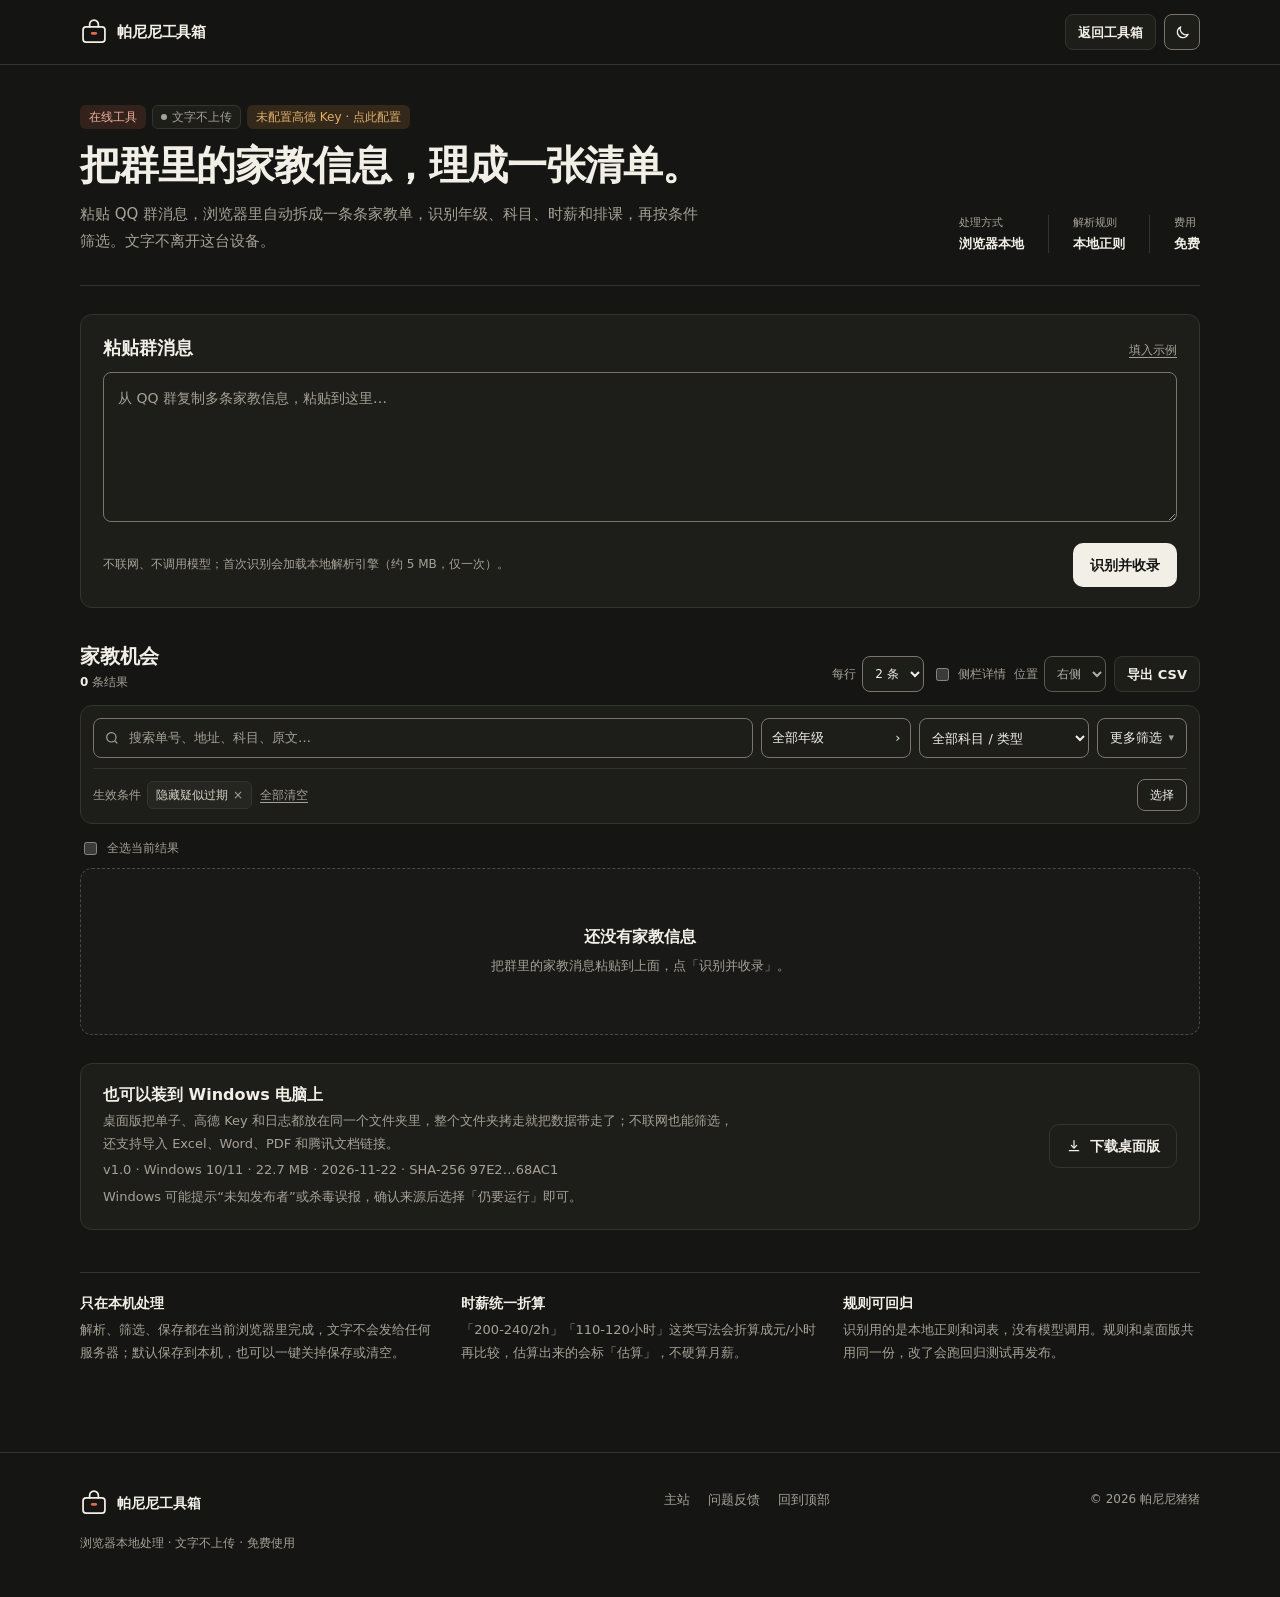
<file: tutor-filter/index.html>
<!doctype html>
<html lang="zh-CN" data-theme="dark" data-theme-mode="dark">
<head>
  <meta charset="utf-8">
  <meta name="viewport" content="width=device-width, initial-scale=1">
  <meta name="theme-color" content="#151513">
  <script>
    (function () {
      try {
        var key = "panini-tools-theme";
        var mode = localStorage.getItem(key);
        if (mode !== "light" && mode !== "dark" && mode !== "system") mode = "dark";
        var dark = mode === "system"
          ? (window.matchMedia ? window.matchMedia("(prefers-color-scheme: dark)").matches : true)
          : mode === "dark";
        document.documentElement.dataset.theme = dark ? "dark" : "light";
        document.documentElement.dataset.themeMode = mode;
        var meta = document.querySelector('meta[name="theme-color"]');
        if (meta) meta.setAttribute("content", dark ? "#151513" : "#f6f5f1");
      } catch (error) {
        document.documentElement.dataset.theme = "dark";
        document.documentElement.dataset.themeMode = "dark";
      }
    })();
  </script>
  <meta http-equiv="Content-Security-Policy" content="default-src 'self'; script-src 'self' 'wasm-unsafe-eval' https://static.cloudflareinsights.com; connect-src 'self' https://restapi.amap.com https://cloudflareinsights.com; img-src 'self' data:; style-src 'self' 'unsafe-inline'; worker-src 'self' blob:; font-src 'self' data:; base-uri 'none'; form-action 'none'; object-src 'none'">
  <meta name="description" content="把 QQ 群里的家教信息粘贴进来，在浏览器里自动拆单、识别年级科目时薪，再按条件筛选。文字不会上传到服务器。">
  <title>家教信息整理 · 帕尼尼工具箱</title>
  <link rel="icon" type="image/svg+xml" href="../assets/favicon.svg">
  <link rel="stylesheet" href="../assets/base.css">
  <link rel="stylesheet" href="style.css">
</head>
<body id="top">
  <a class="skip-link" href="#workspace">跳到家教筛选</a>

  <header class="site-header">
    <div class="container">
      <a class="brand" href="../" aria-label="帕尼尼工具箱首页">
        <svg class="brand-mark" viewBox="0 0 32 32" fill="none" aria-hidden="true" focusable="false">
          <rect x="3.5" y="10" width="25" height="17.5" rx="3.5" stroke="currentColor" stroke-width="2"/>
          <path d="M11 10V7.5a5 5 0 0 1 10 0V10" stroke="currentColor" stroke-width="2" stroke-linecap="round"/>
          <rect class="latch" x="12.5" y="16" width="7" height="3" rx="1.5"/>
        </svg>
        <span>帕尼尼工具箱</span>
      </a>

      <div class="header-right">
        <a class="btn btn-secondary btn-sm" href="../">返回工具箱</a>
        <div class="theme-control">
          <span class="sr-only" data-theme-status role="status" aria-live="polite"></span>
          <button class="theme-toggle" type="button" data-theme-toggle aria-label="打开主题选择" aria-expanded="false" aria-controls="theme-menu" title="主题">
            <svg class="icon icon-sun" viewBox="0 0 24 24" fill="none" stroke="currentColor" stroke-width="1.8" stroke-linecap="round" aria-hidden="true">
              <circle cx="12" cy="12" r="4"></circle>
              <path d="M12 2v2M12 20v2M4.9 4.9l1.4 1.4M17.7 17.7l1.4 1.4M2 12h2M20 12h2M4.9 19.1l1.4-1.4M17.7 6.3l1.4-1.4"></path>
            </svg>
            <svg class="icon icon-moon" viewBox="0 0 24 24" fill="none" stroke="currentColor" stroke-width="1.8" stroke-linecap="round" stroke-linejoin="round" aria-hidden="true">
              <path d="M20 14.5A8 8 0 0 1 9.5 4a8 8 0 1 0 10.5 10.5Z"></path>
            </svg>
            <svg class="icon icon-auto" viewBox="0 0 24 24" fill="none" stroke="currentColor" stroke-width="1.8" aria-hidden="true">
              <circle cx="12" cy="12" r="8"></circle>
              <path d="M12 4a8 8 0 0 1 0 16Z" fill="currentColor" stroke="none"></path>
            </svg>
          </button>
          <div class="theme-menu" id="theme-menu" data-theme-menu role="group" aria-label="选择主题" hidden>
            <label class="theme-option">
              <input class="sr-only" type="radio" name="theme-mode" value="light">
              <span class="theme-option-label">浅色</span>
              <span class="theme-option-check" aria-hidden="true"></span>
            </label>
            <label class="theme-option">
              <input class="sr-only" type="radio" name="theme-mode" value="dark">
              <span class="theme-option-label">深色</span>
              <span class="theme-option-check" aria-hidden="true"></span>
            </label>
            <label class="theme-option">
              <input class="sr-only" type="radio" name="theme-mode" value="system">
              <span class="theme-option-label">跟随系统</span>
              <span class="theme-option-check" aria-hidden="true"></span>
            </label>
          </div>
        </div>
      </div>
    </div>
  </header>

  <main class="container tool-page">
    <section class="tool-intro" aria-labelledby="tool-title">
      <div class="tool-intro-copy">
        <div class="tool-badges">
          <span class="badge badge-accent">在线工具</span>
          <span class="badge badge-dot">文字不上传</span>
          <button type="button" id="aiBadge" class="badge badge-button" title="点这里配置高德 Key">检测高德 Key…</button>
        </div>
        <h1 id="tool-title">把群里的家教信息，理成一张清单。</h1>
        <p>粘贴 QQ 群消息，浏览器里自动拆成一条条家教单，识别年级、科目、时薪和排课，再按条件筛选。文字不离开这台设备。</p>
      </div>
      <dl class="tool-facts">
        <div>
          <dt>处理方式</dt>
          <dd>浏览器本地</dd>
        </div>
        <div>
          <dt>解析规则</dt>
          <dd>本地正则</dd>
        </div>
        <div>
          <dt>费用</dt>
          <dd>免费</dd>
        </div>
      </dl>
    </section>

    <section class="workspace" id="workspace" aria-label="家教筛选工作区">
      <div class="panel import-panel">
        <div class="panel-head">
          <h2>粘贴群消息</h2>
          <button type="button" class="link-button" id="sampleBtn">填入示例</button>
        </div>
        <label class="sr-only" for="rawText">家教消息原文</label>
        <textarea id="rawText" placeholder="从 QQ 群复制多条家教信息，粘贴到这里…"></textarea>
        <div class="import-actions">
          <span class="fineprint">不联网、不调用模型；首次识别会加载本地解析引擎（约 5 MB，仅一次）。</span>
          <button type="button" class="btn btn-primary" id="importBtn">识别并收录</button>
        </div>
        <p class="status-line" id="engineStatus" role="status" aria-live="polite"></p>
        <p class="status-line" id="notice" role="status" aria-live="polite"></p>
      </div>

      <section class="results" aria-labelledby="results-title">
        <div class="results-head">
          <div>
            <h2 id="results-title">家教机会</h2>
            <p class="fineprint"><span id="count">0</span> 条结果</p>
          </div>
          <div class="results-tools">
            <label class="inline-field">每行
              <select id="perRow">
                <option value="2">2 条</option>
                <option value="3">3 条</option>
                <option value="4">4 条</option>
              </select>
            </label>
            <label class="inline-field"><input type="checkbox" id="sideToggle"> 侧栏详情</label>
            <label class="inline-field">位置
              <select id="sidePos" disabled>
                <option value="right">右侧</option>
                <option value="left">左侧</option>
              </select>
            </label>
            <a class="btn btn-secondary btn-sm" id="exportCsv" href="#" title="导出当前全部记录为 CSV">导出 CSV</a>
          </div>
        </div>

        <div id="filterSentinel" aria-hidden="true"></div>
        <div class="panel filter-bar" id="filterBar">
          <div class="filter-main">
            <label class="search-field">
              <svg viewBox="0 0 24 24" fill="none" stroke="currentColor" stroke-width="1.8" aria-hidden="true"><circle cx="11" cy="11" r="7"></circle><path d="M20 20l-3.5-3.5"></path></svg>
              <input id="q" placeholder="搜索单号、地址、科目、原文…" autocomplete="off" aria-label="搜索家教信息">
            </label>

            <div class="cascade" id="gradeCascade">
              <input type="hidden" id="stage"><input type="hidden" id="grade">
              <button type="button" class="cascade-trigger" id="gradeTrigger" aria-haspopup="true" aria-expanded="false">全部年级 <span aria-hidden="true">›</span></button>
              <div class="cascade-menu" id="gradeMenu" role="group" aria-label="选择年级">
                <div class="cascade-stages" id="gradeStages"></div>
                <div class="cascade-grades" id="gradeOptions"></div>
              </div>
            </div>

            <label class="select-field">
              <span class="sr-only">科目</span>
              <select id="subject">
                <option value="">全部科目 / 类型</option>
                <optgroup label="文化课"><option>语文</option><option>数学</option><option>英语</option><option>物理</option><option>化学</option><option>生物</option><option>政治</option><option>历史</option><option>地理</option><option>道法</option><option>科学</option><option>奥数</option><option>全科</option></optgroup>
                <optgroup label="艺术类"><option>音乐</option><option>声乐</option><option>钢琴</option><option>古筝</option><option>吉他</option><option>舞蹈</option><option>美术</option><option>绘画</option><option>书法</option></optgroup>
                <optgroup label="编程与体育"><option>编程</option><option>Scratch</option><option>Python</option><option>C++</option><option>体育</option><option>篮球</option><option>足球</option><option>游泳</option></optgroup>
                <optgroup label="特殊类型（不一定教课）"><option>陪学</option><option>陪读</option><option>作业辅导</option><option>作业监督</option><option>陪伴</option><option>接送</option></optgroup>
                <optgroup label="其他"><option value="其他">其他 / 未归类</option></optgroup>
              </select>
            </label>

            <button type="button" class="more-toggle" id="moreBtn" aria-expanded="false" aria-controls="morePanel">更多筛选<b id="moreCount" hidden>0</b><span class="caret" aria-hidden="true">▾</span></button>
          </div>

          <div class="filter-foot">
            <div class="active-filters" id="activeFilters"></div>
            <button type="button" class="select-toggle" id="selectToggle" aria-pressed="false">
              <span id="selectToggleLabel">选择</span><span class="select-count" id="selectToggleCount" hidden>0</span>
            </button>
          </div>

          <div class="more-panel" id="morePanel" hidden>
            <div class="filter-group">
              <h3>时间与价格</h3>
              <div class="row">
                <label class="mini">排序
                  <select id="sort">
                    <option value="fresh">按发布新鲜度</option>
                    <option value="hourly">按时薪从高到低</option>
                  </select>
                </label>
              </div>
              <div class="row">
                <label class="mini">最低时薪
                  <input id="priceMin" type="number" min="0" step="10" placeholder="如 100">
                </label>
              </div>
              <label class="switch-row"><input type="checkbox" id="onlyFresh" checked> 隐藏疑似过期（发布超过 72 小时）</label>
            </div>

            <div class="filter-group">
              <h3>授课与状态</h3>
              <div class="row">
                <label class="mini">授课方式
                  <select id="mode"><option value="">全部</option><option>线上</option><option>线下</option></select>
                </label>
              </div>
              <div class="row">
                <label class="mini">处理状态
                  <select id="status"><option value="">全部</option><option>新单</option><option>收藏</option><option>已联系</option><option>已过期</option><option>忽略</option></select>
                </label>
              </div>
            </div>

            <div class="filter-group">
              <h3>地点与距离</h3>
              <div class="row">
                <input id="originQuery" placeholder="出发地点，如 南师大随园校区" aria-label="出发地点">
                <button type="button" class="btn btn-secondary btn-sm" id="searchOrigin">搜索</button>
              </div>
              <div class="row">
                <label class="sr-only" for="originCandidates">选择准确地点</label>
                <select id="originCandidates"><option value="">请选择准确地点</option></select>
              </div>
              <div class="row">
                <label class="mini">距离
                  <select id="radius"><option value="">不限</option><option value="3">3 公里内</option><option value="5">5 公里内</option><option value="10">10 公里内</option><option value="20">20 公里内</option><option value="30">30 公里内</option></select>
                </label>
                <button type="button" class="btn btn-secondary btn-sm" id="geocodeJobs">识别家教地点</button>
              </div>
              <p class="fineprint" id="originLabel">尚未选择出发地点</p>
              <button type="button" class="link-button" id="openAmapSetup">配置高德 Key</button>
            </div>

            <div class="filter-group">
              <h3>本机数据</h3>
              <label class="switch-row"><input type="checkbox" id="saveToggle" checked> 保存到这台设备（关掉网页也在）</label>
              <p class="fineprint" id="localStatus"></p>
              <div class="row">
                <button type="button" class="btn btn-secondary btn-sm" id="exportBackup">导出备份</button>
                <button type="button" class="btn btn-secondary btn-sm" id="importBackup">导入备份</button>
                <button type="button" class="btn btn-ghost btn-sm" id="clearAll">清空本机数据</button>
              </div>
              <input type="file" id="backupInput" accept=".json,application/json" hidden>
              <p class="fineprint">备份是一个 JSON 文件，换电脑或换手机时导入即可。记录只存在你自己的浏览器里。</p>
            </div>

            <div class="filter-group">
              <h3>数据维护</h3>
              <div class="row">
                <button type="button" class="btn btn-secondary btn-sm" id="reparseJobs">重解析全部</button>
              </div>
              <p class="fineprint">用当前规则重新识别历史记录，状态和地图坐标会保留。</p>
            </div>
          </div>

          <p class="status-line" id="mapNotice" role="status" aria-live="polite"></p>
        </div>

        <div class="selection-bar">
          <label class="pick-all"><input type="checkbox" id="selectAll"> 全选当前结果</label>
          <div class="batch-actions" id="batchActions" hidden>
            <span>已选 <strong id="selectedCount">0</strong> 条</span>
            <button type="button" class="link-button" id="clearSelection">取消选择</button>
            <button type="button" class="btn btn-secondary btn-sm danger" id="batchDelete" disabled>批量删除</button>
          </div>
        </div>

        <div class="results-body" id="resultsBody">
          <div class="cards-col">
            <div id="cards" class="cards"></div>
            <div id="empty" class="empty">
              <h3>还没有家教信息</h3>
              <p>把群里的家教消息粘贴到上面，点「识别并收录」。</p>
            </div>
          </div>
          <aside id="sideDetail" class="side-detail" hidden></aside>
        </div>
      </section>
    </section>

    <section class="download-panel" aria-labelledby="desktop-title">
      <div class="download-copy">
        <h2 id="desktop-title">也可以装到 Windows 电脑上</h2>
        <p>桌面版把单子、高德 Key 和日志都放在同一个文件夹里，整个文件夹拷走就把数据带走了；不联网也能筛选，还支持导入 Excel、Word、PDF 和腾讯文档链接。</p>
        <p class="fineprint">v1.0 · Windows 10/11 · 22.7 MB · 2026-11-22 · SHA-256 97E2…68AC1</p>
        <p class="fineprint">Windows 可能提示“未知发布者”或杀毒误报，确认来源后选择「仍要运行」即可。</p>
      </div>
      <a class="btn btn-secondary download-button" href="files/tutor-filter-windows-v1.0.zip" download="家教筛选助手-v1.0.zip">
        <svg viewBox="0 0 24 24" fill="none" stroke="currentColor" stroke-width="1.8" stroke-linecap="round" stroke-linejoin="round" aria-hidden="true">
          <path d="M12 4v10"></path>
          <path d="m8 11 4 4 4-4"></path>
          <path d="M5 19h14"></path>
        </svg>
        下载桌面版
      </a>
    </section>

    <section class="notes" aria-label="使用说明">
      <article>
        <h2>只在本机处理</h2>
        <p>解析、筛选、保存都在当前浏览器里完成，文字不会发给任何服务器；默认保存到本机，也可以一键关掉保存或清空。</p>
      </article>
      <article>
        <h2>时薪统一折算</h2>
        <p>「200-240/2h」「110-120小时」这类写法会折算成元/小时再比较，估算出来的会标「估算」，不硬算月薪。</p>
      </article>
      <article>
        <h2>规则可回归</h2>
        <p>识别用的是本地正则和词表，没有模型调用。规则和桌面版共用同一份，改了会跑回归测试再发布。</p>
      </article>
    </section>
  </main>

  <footer class="site-footer">
    <div class="container">
      <div>
        <a class="footer-brand" href="../" aria-label="帕尼尼工具箱首页">
          <svg class="brand-mark" viewBox="0 0 32 32" fill="none" aria-hidden="true" focusable="false">
            <rect x="3.5" y="10" width="25" height="17.5" rx="3.5" stroke="currentColor" stroke-width="2"/>
            <path d="M11 10V7.5a5 5 0 0 1 10 0V10" stroke="currentColor" stroke-width="2" stroke-linecap="round"/>
            <rect class="latch" x="12.5" y="16" width="7" height="3" rx="1.5"/>
          </svg>
          <span>帕尼尼工具箱</span>
        </a>
        <p class="footer-note">浏览器本地处理 · 文字不上传 · 免费使用</p>
      </div>
      <div class="footer-links">
        <a href="https://panini-pigs.cn/">主站</a>
        <a href="mailto:2778934515@qq.com">问题反馈</a>
        <a href="#top">回到顶部</a>
      </div>
      <p class="footer-copy">© 2026 帕尼尼猪猪</p>
    </div>
  </footer>

  <dialog id="amapSetup">
    <div class="dialog-shell">
      <div class="dialog-head">
        <div>
          <span class="eyebrow">地图能力</span>
          <h2>连接高德地图</h2>
        </div>
        <button class="close" id="amapClose" type="button" aria-label="关闭">×</button>
      </div>
      <div class="dialog-body amap-body">
        <p class="amap-intro">地点搜索、家教地址识别、距离排序要用高德「Web 服务」类型的 Key。<strong>每个人用自己的 Key，额度互不影响</strong>；不配置也能筛选，只是没有距离。</p>
        <ol class="amap-steps">
          <li>打开 <a href="https://console.amap.com/dev/key/app" target="_blank" rel="noopener noreferrer">高德开放平台控制台</a>，注册并完成个人开发者认证（免费）。</li>
          <li>「应用管理 → 我的应用 → 创建新应用」，名称随便填。</li>
          <li>进入该应用点「添加 Key」，<strong>服务平台必须选「Web 服务」</strong>（不是「Web 端(JS API)」），提交后复制那串 Key。</li>
        </ol>
        <div class="amap-links">
          <a href="https://lbs.amap.com/api/mcp-server/create-project-and-key" target="_blank" rel="noopener noreferrer">官方图文步骤</a>
          <a href="https://search.bilibili.com/all?keyword=高德开放平台%20申请Key%20Web服务" target="_blank" rel="noopener noreferrer">B 站视频教程</a>
        </div>
        <label class="amap-field">
          <span>把 Key 粘贴到这里</span>
          <input id="amapKeyInput" type="text" autocomplete="off" spellcheck="false" placeholder="32 位字母数字">
        </label>
        <p class="amap-status" id="amapStatus" role="status" aria-live="polite"></p>
        <div class="amap-actions">
          <button type="button" class="btn btn-primary" id="amapSave">保存并测试</button>
          <button type="button" class="btn btn-secondary" id="amapTest">测试当前 Key</button>
          <button type="button" class="btn btn-ghost" id="amapClear">清除 Key</button>
        </div>
        <p class="amap-note">Key 只保存在你自己的浏览器里，不会上传到任何服务器；换设备或换浏览器要重新填一次。</p>
      </div>
    </div>
  </dialog>

  <dialog id="detail">
    <div class="dialog-shell">
      <div class="dialog-head">
        <div>
          <span class="eyebrow">订单详情</span>
          <h2 id="detailTitle"></h2>
        </div>
        <button class="close" id="detailClose" type="button" aria-label="关闭">×</button>
      </div>
      <div class="dialog-body" id="detailBody"></div>
    </div>
  </dialog>

  <script type="module" src="app.js"></script>
  <script src="../assets/theme.js?v=2" defer></script>
</body>
</html>
</file>
<file: assets/base.css>
/* ============================================================
   帕尼尼工具箱 · 共用设计系统
   只放跨页面复用的令牌、排版、头部、底部和基础组件。
   页面布局放在各自的 styles.css / style.css 里。
   ============================================================ */

:root {
  color-scheme: light;

  /* Color */
  --bg: #f6f5f1;
  --surface: #ffffff;
  --surface-muted: #f0eee8;
  --ink: #1c1c1a;
  --ink-soft: #3a3a36;
  --muted: #6e6e68;
  --line: #e1dfd8;
  --line-strong: #cfcbc1;
  --line-control: #8a857a;
  --accent: #c8402a;
  --accent-hover: #a93220;
  --accent-soft: #f8e9e4;
  --accent-ink: #8f2c18;
  --success: #2a6f50;
  --success-soft: #e8f3ed;
  --warning: #8a5d18;
  --warning-soft: #fbf1df;
  --on-ink: #ffffff;
  --ink-hover: #000000;
  --header-bg: rgba(246, 245, 241, 0.94);
  --surface-hover: #fbfaf7;
  --focus-soft: rgba(28, 28, 26, 0.08);
  --empty-bg: rgba(255, 255, 255, 0.45);
  --menu-shadow: 0 12px 32px rgba(28, 28, 26, 0.12);

  /* Type */
  --font: "PingFang SC", "Hiragino Sans GB", "Microsoft YaHei", "Noto Sans SC",
    system-ui, -apple-system, "Segoe UI", sans-serif;
  --mono: "SFMono-Regular", Consolas, "Liberation Mono", Menlo, monospace;

  /* Layout */
  --container: 1120px;
  --gutter: 24px;
  --header-h: 64px;
  --radius-sm: 8px;
  --radius: 12px;
  --radius-lg: 16px;
  --ease: cubic-bezier(0.2, 0.6, 0.2, 1);
}

[data-theme="dark"] {
  color-scheme: dark;

  --bg: #151513;
  --surface: #1d1d1a;
  --surface-muted: #252521;
  --ink: #f2efe7;
  --ink-soft: #d8d4c9;
  --muted: #a6a297;
  --line: #34342e;
  --line-strong: #4a4a42;
  --line-control: #7a766c;
  --accent: #e06a4e;
  --accent-hover: #f07a5c;
  --accent-soft: #33221c;
  --accent-ink: #f2b09d;
  --success: #86cba7;
  --success-soft: #1c2f26;
  --warning: #e0b06a;
  --warning-soft: #33281a;
  --on-ink: #151513;
  --ink-hover: #ffffff;
  --header-bg: rgba(21, 21, 19, 0.94);
  --surface-hover: #252521;
  --focus-soft: rgba(242, 239, 231, 0.14);
  --empty-bg: rgba(255, 255, 255, 0.02);
  --menu-shadow: 0 16px 40px rgba(0, 0, 0, 0.5);
}

*,
*::before,
*::after {
  box-sizing: border-box;
}

html {
  scroll-behavior: smooth;
  -webkit-text-size-adjust: 100%;
  background: var(--bg);
}

body {
  margin: 0;
  background: var(--bg);
  color: var(--ink);
  font-family: var(--font);
  font-size: 15px;
  line-height: 1.7;
  -webkit-font-smoothing: antialiased;
  text-rendering: optimizeLegibility;
  -webkit-tap-highlight-color: rgba(200, 64, 42, 0.12);
}

button,
a,
input,
select,
label,
[role="button"] {
  touch-action: manipulation;
}

h1,
h2,
h3 {
  text-wrap: balance;
}

section[id],
main[id] {
  scroll-margin-top: calc(var(--header-h) + 20px);
}

img,
svg {
  display: block;
  max-width: 100%;
}

a {
  color: inherit;
  text-decoration: none;
}

button,
input,
select,
textarea {
  font: inherit;
  color: inherit;
}

button {
  cursor: pointer;
}

h1,
h2,
h3,
h4,
p,
ul,
ol,
figure,
dl,
dd {
  margin: 0;
}

ul,
ol {
  padding: 0;
  list-style: none;
}

:focus-visible {
  outline: 2px solid var(--accent);
  outline-offset: 3px;
  border-radius: 2px;
}

::selection {
  background: var(--accent-soft);
  color: var(--ink);
}

.container {
  width: min(var(--container), calc(100% - var(--gutter) * 2));
  margin-inline: auto;
}

.sr-only {
  position: absolute;
  width: 1px;
  height: 1px;
  padding: 0;
  margin: -1px;
  overflow: hidden;
  clip: rect(0, 0, 0, 0);
  white-space: nowrap;
  border: 0;
}

.skip-link {
  position: absolute;
  top: -48px;
  left: 16px;
  z-index: 100;
  padding: 10px 14px;
  border-radius: var(--radius-sm);
  background: var(--ink);
  color: var(--on-ink);
  font-size: 13px;
  font-weight: 600;
  transition: top 0.16s var(--ease);
}

.skip-link:focus {
  top: 10px;
}

/* ---------- Header ---------- */

.site-header {
  position: sticky;
  top: 0;
  z-index: 50;
  background: var(--header-bg);
  border-bottom: 1px solid var(--line);
  backdrop-filter: blur(12px);
}

.site-header .container {
  height: var(--header-h);
  display: flex;
  align-items: center;
  gap: 16px;
}

.brand {
  display: inline-flex;
  align-items: center;
  gap: 9px;
  flex: none;
  font-size: 15px;
  font-weight: 600;
  letter-spacing: -0.01em;
  line-height: 1;
}

.brand-mark {
  width: 28px;
  height: 28px;
  flex: none;
  color: var(--ink);
}

.brand-mark .latch {
  fill: var(--accent);
}

.header-right {
  margin-left: auto;
  display: flex;
  align-items: center;
  gap: 8px;
}

.site-nav {
  display: flex;
  align-items: center;
  gap: 2px;
}

.site-nav a {
  padding: 8px 10px;
  border-radius: 6px;
  color: var(--muted);
  font-size: 13px;
  line-height: 1.4;
  transition: color 0.16s var(--ease), background-color 0.16s var(--ease);
}

.site-nav a:hover {
  color: var(--ink);
  background: var(--surface-muted);
}

.site-nav a[aria-current="page"] {
  color: var(--ink);
}

/* ---------- Theme switch ---------- */

.theme-control {
  position: relative;
  flex: none;
}

.theme-toggle {
  width: 36px;
  height: 36px;
  display: grid;
  place-items: center;
  padding: 0;
  border: 1px solid var(--line-control);
  border-radius: var(--radius-sm);
  background: var(--surface);
  color: var(--ink);
  transition: border-color 0.16s var(--ease),
    background-color 0.16s var(--ease);
}

.theme-toggle:hover {
  border-color: var(--ink-soft);
  background: var(--surface-hover);
}

.theme-toggle svg {
  width: 17px;
  height: 17px;
}

.theme-toggle .icon {
  display: none;
}

[data-theme="dark"] .theme-toggle .icon-moon {
  display: block;
}

[data-theme="light"] .theme-toggle .icon-sun {
  display: block;
}

[data-theme-mode="system"] .theme-toggle .icon-moon,
[data-theme-mode="system"] .theme-toggle .icon-sun {
  display: none;
}

[data-theme-mode="system"] .theme-toggle .icon-auto {
  display: block;
}

.theme-menu {
  position: absolute;
  top: calc(100% + 8px);
  right: 0;
  z-index: 70;
  width: 184px;
  padding: 6px;
  border: 1px solid var(--line);
  border-radius: 10px;
  background: var(--surface);
  box-shadow: var(--menu-shadow);
}

.theme-menu[hidden] {
  display: none;
}

.theme-option {
  position: relative;
  display: flex;
  align-items: center;
  gap: 8px;
  height: 38px;
  padding: 0 9px;
  border-radius: 6px;
  color: var(--muted);
  font-size: 13px;
  line-height: 1;
  cursor: pointer;
}

.theme-option:hover {
  background: var(--surface-muted);
  color: var(--ink);
}

.theme-option + .theme-option {
  margin-top: 2px;
}

.theme-option:focus-within {
  outline: 2px solid var(--accent);
  outline-offset: -2px;
}

.theme-option-label {
  flex: 1;
}

.theme-option-check {
  width: 14px;
  height: 14px;
  flex: none;
  border: 1px solid var(--line-control);
  border-radius: 50%;
  transition: border-color 0.16s var(--ease),
    background-color 0.16s var(--ease);
}

.theme-option input:checked ~ .theme-option-label {
  color: var(--ink);
  font-weight: 600;
}

.theme-option input:checked ~ .theme-option-check {
  border-color: var(--accent);
  background: var(--accent);
  box-shadow: inset 0 0 0 3px var(--surface);
}

/* ---------- Buttons ---------- */

.btn {
  display: inline-flex;
  align-items: center;
  justify-content: center;
  gap: 8px;
  height: 44px;
  padding: 0 16px;
  border: 1px solid transparent;
  border-radius: 10px;
  font-size: 14px;
  font-weight: 600;
  line-height: 1;
  white-space: nowrap;
  transition: background-color 0.16s var(--ease),
    border-color 0.16s var(--ease), color 0.16s var(--ease);
}

.btn svg {
  width: 16px;
  height: 16px;
  flex: none;
}

.btn-sm {
  height: 36px;
  padding: 0 12px;
  border-radius: var(--radius-sm);
  font-size: 13px;
}

.btn-primary {
  background: var(--ink);
  color: var(--on-ink);
}

.btn-primary:hover {
  background: var(--ink-hover);
}

.btn-secondary {
  background: var(--surface);
  border-color: var(--line);
  color: var(--ink);
}

.btn-secondary:hover {
  border-color: var(--line-strong);
  background: var(--surface-hover);
}

.btn-ghost {
  background: transparent;
  color: var(--muted);
}

.btn-ghost:hover {
  background: var(--surface-muted);
  color: var(--ink);
}

.btn-block {
  width: 100%;
}

.btn[disabled] {
  opacity: 0.45;
  cursor: not-allowed;
}

/* ---------- Badges & meta ---------- */

.badge {
  display: inline-flex;
  align-items: center;
  gap: 5px;
  height: 24px;
  padding: 0 8px;
  border: 1px solid var(--line);
  border-radius: 6px;
  background: var(--surface);
  color: var(--muted);
  font-size: 12px;
  font-weight: 500;
  line-height: 1;
  white-space: nowrap;
}

.badge-accent {
  border-color: transparent;
  background: var(--accent-soft);
  color: var(--accent-ink);
}

.badge-success {
  border-color: transparent;
  background: var(--success-soft);
  color: var(--success);
}

.badge-warning {
  border-color: transparent;
  background: var(--warning-soft);
  color: var(--warning);
}

.badge-dot::before {
  content: "";
  width: 6px;
  height: 6px;
  border-radius: 50%;
  background: currentColor;
  flex: none;
}

.meta {
  display: flex;
  flex-wrap: wrap;
  align-items: center;
  gap: 6px 14px;
  color: var(--muted);
  font-size: 12px;
  line-height: 1.5;
  font-variant-numeric: tabular-nums;
}

.meta span {
  white-space: nowrap;
}

/* ---------- Tool icon ---------- */

.tool-icon {
  width: 48px;
  height: 48px;
  flex: none;
  display: grid;
  place-items: center;
  border-radius: 12px;
  background: var(--accent-soft);
  color: var(--accent-ink);
}

.tool-icon svg {
  width: 24px;
  height: 24px;
}

.tool-icon-lg {
  width: 56px;
  height: 56px;
  border-radius: 14px;
}

.tool-icon-lg svg {
  width: 28px;
  height: 28px;
}

/* ---------- Footer ---------- */

.site-footer {
  margin-top: 88px;
  padding: 36px 0 44px;
  border-top: 1px solid var(--line);
}

.site-footer .container {
  display: grid;
  grid-template-columns: minmax(0, 1.4fr) minmax(0, 1fr) auto;
  gap: 28px;
  align-items: start;
}

.footer-brand {
  display: inline-flex;
  align-items: center;
  gap: 9px;
  font-size: 14px;
  font-weight: 600;
}

.footer-note {
  margin-top: 8px;
  color: var(--muted);
  font-size: 12px;
  line-height: 1.6;
}

.footer-links {
  display: flex;
  flex-wrap: wrap;
  gap: 8px 18px;
  color: var(--muted);
  font-size: 13px;
}

.footer-links a:hover {
  color: var(--ink);
  text-decoration: underline;
  text-underline-offset: 3px;
}

.footer-copy {
  color: var(--muted);
  font-size: 12px;
  white-space: nowrap;
}

/* ---------- Shared content ---------- */

.fineprint {
  color: var(--muted);
  font-size: 12px;
  line-height: 1.7;
}

.fineprint a {
  color: var(--ink);
  text-decoration: underline;
  text-underline-offset: 3px;
}

.notice {
  padding: 14px 16px;
  border: 1px solid var(--line);
  border-radius: var(--radius-sm);
  background: var(--surface);
  color: var(--muted);
  font-size: 13px;
  line-height: 1.7;
}

.notice strong {
  color: var(--ink);
  font-weight: 600;
}

/* ---------- Responsive ---------- */

@media (max-width: 760px) {
  :root {
    --gutter: 16px;
  }

  .site-header .container {
    gap: 10px;
  }

  .site-nav {
    display: none;
  }

  .site-footer {
    margin-top: 64px;
  }

  .site-footer .container {
    grid-template-columns: 1fr;
    gap: 20px;
  }

  .footer-copy {
    white-space: normal;
  }
}

@media (max-width: 380px) {
  .brand span {
    display: none;
  }
}

@media (prefers-reduced-motion: reduce) {
  html {
    scroll-behavior: auto;
  }

  *,
  *::before,
  *::after {
    animation-duration: 0.01ms !important;
    animation-iteration-count: 1 !important;
    transition-duration: 0.01ms !important;
  }
}
</file>
<file: styles.css>
/* ============================================================
   工具箱首页
   ============================================================ */

/* ---------- Hero ---------- */

.hero {
  padding: 56px 0 40px;
  border-bottom: 1px solid var(--line);
}

.hero-inner {
  display: grid;
  grid-template-columns: minmax(0, 1fr) 360px;
  gap: 56px;
  align-items: end;
}

.hero h1 {
  margin: 0;
  font-size: clamp(32px, 4.2vw, 46px);
  font-weight: 600;
  line-height: 1.24;
  letter-spacing: -0.035em;
}

.hero-lead {
  max-width: 600px;
  margin-top: 14px;
  color: var(--muted);
  font-size: 15px;
  line-height: 1.8;
}

.hero-aside {
  padding-bottom: 2px;
}

.search {
  position: relative;
  display: block;
}

.search svg {
  position: absolute;
  top: 50%;
  left: 13px;
  width: 17px;
  height: 17px;
  transform: translateY(-50%);
  color: var(--muted);
  pointer-events: none;
}

.search input {
  width: 100%;
  height: 44px;
  padding: 0 12px 0 40px;
  border: 1px solid var(--line-control);
  border-radius: 10px;
  background: var(--surface);
  font-size: 14px;
  line-height: 1.4;
  transition: border-color 0.16s var(--ease), box-shadow 0.16s var(--ease);
}

.search input::placeholder {
  color: var(--muted);
}

.search input:hover {
  border-color: var(--line-strong);
}

.search input:focus {
  border-color: var(--ink);
  box-shadow: 0 0 0 3px var(--focus-soft);
}

.search input:focus-visible {
  outline: 2px solid var(--accent);
  outline-offset: 2px;
}

.hero-count {
  margin-top: 10px;
  color: var(--muted);
  font-size: 12px;
  font-variant-numeric: tabular-nums;
}

/* ---------- Directory ---------- */

.directory {
  padding-top: 40px;
}

.directory-head {
  display: flex;
  align-items: end;
  justify-content: space-between;
  gap: 20px;
  margin-bottom: 18px;
}

.directory-title {
  display: flex;
  align-items: baseline;
  gap: 12px;
  min-width: 0;
}

.directory-title h2 {
  font-size: 24px;
  font-weight: 600;
  line-height: 1.3;
  letter-spacing: -0.02em;
}

.result-count {
  color: var(--muted);
  font-size: 13px;
  font-variant-numeric: tabular-nums;
  white-space: nowrap;
}

.filters {
  display: flex;
  gap: 8px;
  padding: 1px 1px 4px;
  overflow-x: auto;
  scrollbar-width: none;
}

.filters::-webkit-scrollbar {
  display: none;
}

.filter {
  display: inline-flex;
  align-items: center;
  gap: 8px;
  flex: none;
  height: 40px;
  padding: 0 12px;
  border: 1px solid var(--line-control);
  border-radius: var(--radius-sm);
  background: var(--surface);
  color: var(--muted);
  font-size: 13px;
  font-weight: 500;
  line-height: 1;
  white-space: nowrap;
  transition: border-color 0.16s var(--ease),
    background-color 0.16s var(--ease), color 0.16s var(--ease);
}

.filter:hover {
  border-color: var(--ink-soft);
  color: var(--ink);
}

.filter[aria-pressed="true"] {
  border-color: var(--ink);
  background: var(--ink);
  color: var(--on-ink);
}

.filter-count {
  color: inherit;
  font-size: 12px;
  opacity: 0.6;
  font-variant-numeric: tabular-nums;
}

.filter.is-empty:not([aria-pressed="true"]) {
  border-style: dashed;
  color: var(--muted);
}

/* ---------- Tool grid ---------- */

.tool-grid {
  display: grid;
  grid-template-columns: repeat(2, minmax(0, 1fr));
  gap: 16px;
  margin-top: 22px;
}

.tool-card {
  display: flex;
  flex-direction: column;
  min-height: 258px;
  padding: 22px;
  border: 1px solid var(--line);
  border-radius: var(--radius);
  background: var(--surface);
  transition: border-color 0.16s var(--ease);
}

.tool-card:hover {
  border-color: var(--line-strong);
}

.tool-card-top {
  display: flex;
  align-items: flex-start;
  justify-content: space-between;
  gap: 16px;
}

.tool-badges {
  display: flex;
  flex-wrap: wrap;
  justify-content: flex-end;
  gap: 6px;
}

.tool-card h3 {
  margin-top: 18px;
  font-size: 20px;
  font-weight: 600;
  line-height: 1.4;
  letter-spacing: -0.02em;
  overflow-wrap: anywhere;
}

.tool-card-summary {
  margin-top: 6px;
  color: var(--muted);
  font-size: 14px;
  line-height: 1.7;
  overflow-wrap: anywhere;
}

.tool-card .meta {
  margin-top: 16px;
}

.tool-action {
  display: flex;
  align-items: center;
  justify-content: space-between;
  gap: 12px;
  margin-top: auto;
  padding-top: 16px;
  border-top: 1px solid var(--line);
  color: var(--ink);
  font-size: 13px;
  font-weight: 600;
}

.tool-action svg {
  width: 16px;
  height: 16px;
  flex: none;
  transition: transform 0.16s var(--ease);
}

.tool-card:hover .tool-action svg {
  transform: translateX(2px);
}

/* ---------- Empty / error ---------- */

.empty-state {
  margin-top: 22px;
  padding: 56px 24px;
  border: 1px dashed var(--line-strong);
  border-radius: var(--radius);
  background: var(--empty-bg);
  text-align: center;
}

.empty-state svg {
  width: 30px;
  height: 30px;
  margin: 0 auto 14px;
  color: var(--muted);
}

.empty-state h3 {
  font-size: 18px;
  font-weight: 600;
  line-height: 1.4;
  text-wrap: balance;
}

.empty-state p {
  max-width: 480px;
  margin: 8px auto 0;
  color: var(--muted);
  font-size: 14px;
  line-height: 1.7;
  text-wrap: balance;
}

.empty-state .btn {
  margin-top: 18px;
}

.noscript {
  margin-top: 22px;
  padding: 16px;
  border: 1px solid var(--line);
  border-radius: var(--radius-sm);
  background: var(--surface);
  color: var(--muted);
  font-size: 13px;
  line-height: 1.7;
}

.noscript a {
  color: var(--ink);
  text-decoration: underline;
  text-underline-offset: 3px;
}

/* ---------- About ---------- */

.about {
  padding-top: 64px;
}

.about-grid {
  display: grid;
  grid-template-columns: minmax(0, 0.8fr) minmax(0, 1.6fr);
  gap: 48px;
  padding-top: 30px;
  border-top: 1px solid var(--line);
}

.about h2 {
  font-size: 20px;
  font-weight: 600;
  line-height: 1.4;
  letter-spacing: -0.015em;
}

.about-copy > p {
  max-width: 720px;
  color: var(--muted);
  font-size: 14px;
  line-height: 1.8;
}

.about-list {
  display: grid;
  grid-template-columns: repeat(auto-fit, minmax(170px, 1fr));
  gap: 20px;
  margin-top: 24px;
}

.about-list > div {
  padding-top: 12px;
  border-top: 1px solid var(--line);
}

.about-list strong {
  display: block;
  font-size: 13px;
  font-weight: 600;
  line-height: 1.5;
}

.about-list span {
  display: block;
  margin-top: 4px;
  color: var(--muted);
  font-size: 12px;
  line-height: 1.65;
}

/* ---------- Responsive ---------- */

@media (max-width: 960px) {
  .hero-inner {
    grid-template-columns: 1fr;
    gap: 28px;
    align-items: start;
  }

  .hero {
    padding-top: 44px;
  }

  .hero-aside {
    max-width: 520px;
  }

  .tool-grid {
    grid-template-columns: 1fr;
  }

  .about-grid {
    grid-template-columns: 1fr;
    gap: 20px;
  }
}

@media (max-width: 640px) {
  .hero {
    padding: 36px 0 30px;
  }

  .hero h1 {
    font-size: 32px;
  }

  .hero-lead {
    font-size: 14px;
  }

  .directory {
    padding-top: 30px;
  }

  .directory-head {
    align-items: flex-start;
    flex-direction: column;
    gap: 4px;
  }

  .directory-title {
    gap: 8px;
  }

  .filters {
    flex-wrap: wrap;
    overflow: visible;
  }

  .directory-title h2 {
    font-size: 21px;
  }

  .tool-card {
    min-height: 0;
    padding: 18px;
  }

  .tool-card h3 {
    margin-top: 16px;
    font-size: 18px;
  }

  .empty-state {
    padding: 40px 18px;
  }

  .about {
    padding-top: 48px;
  }
}
</file>
<file: image-compressor/style.css>
/* ============================================================
   本地图片压缩 · 在线工具页
   ============================================================ */

.tool-page {
  padding-top: 44px;
}

/* ---------- Intro ---------- */

.tool-intro {
  display: grid;
  grid-template-columns: minmax(0, 1fr) auto;
  gap: 48px;
  align-items: end;
  padding-bottom: 30px;
  border-bottom: 1px solid var(--line);
}

.tool-intro-copy {
  max-width: 700px;
}

.tool-badges {
  display: flex;
  flex-wrap: wrap;
  gap: 6px;
  margin-bottom: 10px;
}

.tool-intro h1 {
  font-size: clamp(32px, 4.4vw, 42px);
  font-weight: 600;
  line-height: 1.3;
  letter-spacing: -0.035em;
}

.tool-intro-copy > p {
  max-width: 620px;
  margin-top: 10px;
  color: var(--muted);
  font-size: 15px;
  line-height: 1.8;
}

.tool-facts {
  display: flex;
  align-items: flex-start;
  gap: 24px;
  padding-bottom: 2px;
}

.tool-facts > div + div {
  padding-left: 24px;
  border-left: 1px solid var(--line);
}

.tool-facts dt {
  color: var(--muted);
  font-size: 11px;
  line-height: 1.5;
}

.tool-facts dd {
  margin-top: 2px;
  font-size: 13px;
  font-weight: 600;
  line-height: 1.5;
  white-space: nowrap;
}

/* ---------- Workspace ---------- */

.workspace {
  max-width: 900px;
  margin: 28px auto 0;
}

.drop-zone {
  min-height: 300px;
  padding: 40px 24px;
  display: flex;
  flex-direction: column;
  align-items: center;
  justify-content: center;
  border: 1.5px dashed var(--line-control);
  border-radius: var(--radius-lg);
  background: var(--surface);
  text-align: center;
  cursor: pointer;
  transition: border-color 0.16s var(--ease), background-color 0.16s var(--ease);
}

.drop-zone:hover {
  border-color: var(--accent);
}

.drop-zone.dragging {
  border-color: var(--accent);
  background: var(--accent-soft);
}

.drop-zone[hidden] {
  display: none;
}

.drop-icon {
  width: 48px;
  height: 48px;
  display: grid;
  place-items: center;
  margin-bottom: 16px;
  border-radius: 12px;
  background: var(--accent-soft);
  color: var(--accent-ink);
}

.drop-icon svg {
  width: 22px;
  height: 22px;
}

.drop-zone h2 {
  font-size: 20px;
  font-weight: 600;
  line-height: 1.4;
  letter-spacing: -0.015em;
}

.drop-zone p {
  margin-top: 6px;
  color: var(--muted);
  font-size: 13px;
  line-height: 1.6;
}

.drop-cta {
  display: inline-flex;
  align-items: center;
  justify-content: center;
  height: 40px;
  margin-top: 18px;
  padding: 0 16px;
  border-radius: var(--radius-sm);
  background: var(--ink);
  color: var(--on-ink);
  font-size: 13px;
  font-weight: 600;
  line-height: 1;
  transition: background-color 0.16s var(--ease);
}

.drop-zone:hover .drop-cta {
  background: var(--ink-hover);
}

/* ---------- Panel ---------- */

.tool-panel {
  padding: 22px;
  border: 1px solid var(--line);
  border-radius: var(--radius-lg);
  background: var(--surface);
}

.settings {
  display: grid;
  grid-template-columns: minmax(0, 1fr) 210px auto;
  gap: 24px;
  align-items: end;
  padding-bottom: 18px;
  border-bottom: 1px solid var(--line);
}

.setting {
  min-width: 0;
}

.setting > label,
.label-row label {
  display: block;
  color: var(--ink);
  font-size: 13px;
  font-weight: 600;
  line-height: 1.5;
}

.label-row {
  display: flex;
  align-items: baseline;
  justify-content: space-between;
  gap: 12px;
}

.label-row output {
  color: var(--muted);
  font-size: 12px;
  font-variant-numeric: tabular-nums;
}

input[type="range"] {
  -webkit-appearance: none;
  appearance: none;
  width: 100%;
  height: 4px;
  margin: 14px 0 0;
  border-radius: 999px;
  background: linear-gradient(
    90deg,
    var(--ink) 0 var(--quality, 80%),
    var(--line) var(--quality, 80%) 100%
  );
  outline-offset: 4px;
}

input[type="range"]::-webkit-slider-thumb {
  -webkit-appearance: none;
  width: 16px;
  height: 16px;
  border: 3px solid var(--surface);
  border-radius: 50%;
  background: var(--ink);
  box-shadow: 0 0 0 1px var(--line-strong);
  cursor: pointer;
}

input[type="range"]::-moz-range-thumb {
  width: 12px;
  height: 12px;
  border: 3px solid var(--surface);
  border-radius: 50%;
  background: var(--ink);
  box-shadow: 0 0 0 1px var(--line-strong);
  cursor: pointer;
}

.range-labels {
  display: flex;
  justify-content: space-between;
  margin-top: 5px;
  color: var(--muted);
  font-size: 11px;
  line-height: 1.5;
}

.setting select {
  width: 100%;
  height: 40px;
  margin-top: 8px;
  padding: 0 10px;
  border: 1px solid var(--line-control);
  border-radius: var(--radius-sm);
  background: var(--surface);
  font-size: 13px;
  cursor: pointer;
}

.setting select:hover {
  border-color: var(--ink-soft);
}

.setting select:focus {
  border-color: var(--ink);
  box-shadow: 0 0 0 3px var(--focus-soft);
}

.setting select:focus-visible {
  outline: 2px solid var(--accent);
  outline-offset: 2px;
}

.add-more {
  height: 40px;
  white-space: nowrap;
}

/* ---------- Summary ---------- */

.summary {
  display: grid;
  grid-template-columns: repeat(4, minmax(0, 1fr));
  gap: 16px;
  padding: 16px 0;
  border-bottom: 1px solid var(--line);
}

.summary span {
  display: block;
  color: var(--muted);
  font-size: 11px;
  line-height: 1.5;
}

.summary strong {
  display: block;
  margin-top: 2px;
  font-size: 16px;
  font-weight: 600;
  line-height: 1.4;
  font-variant-numeric: tabular-nums;
}

.summary .saved strong {
  color: var(--success);
}

/* ---------- File list ---------- */

.file-list {
  margin-top: 2px;
}

.file-card {
  display: grid;
  grid-template-columns: 72px minmax(0, 1fr) auto;
  gap: 14px;
  align-items: center;
  padding: 14px 0;
  border-bottom: 1px solid var(--line);
}

.file-card:last-child {
  border-bottom: 0;
}

.thumb-wrap {
  width: 72px;
  height: 72px;
  overflow: hidden;
  border: 1px solid var(--line);
  border-radius: 10px;
  background: var(--surface-muted);
}

.thumb {
  width: 100%;
  height: 100%;
  object-fit: cover;
}

.file-info {
  min-width: 0;
}

.file-name-row {
  display: flex;
  align-items: flex-start;
  justify-content: space-between;
  gap: 8px;
}

.file-name {
  min-width: 0;
  font-size: 14px;
  font-weight: 600;
  line-height: 1.5;
  overflow-wrap: anywhere;
}

.remove {
  width: 28px;
  height: 28px;
  flex: none;
  display: grid;
  place-items: center;
  border: 0;
  border-radius: 6px;
  background: transparent;
  color: var(--muted);
  font-size: 18px;
  line-height: 1;
  transition: background-color 0.16s var(--ease), color 0.16s var(--ease);
}

.remove:hover {
  background: var(--surface-muted);
  color: var(--ink);
}

.dimensions {
  margin-top: 2px;
  color: var(--muted);
  font-size: 11px;
  line-height: 1.5;
}

.size-comparison {
  display: flex;
  flex-wrap: wrap;
  align-items: baseline;
  gap: 6px;
  margin-top: 6px;
  font-size: 12px;
  line-height: 1.5;
  font-variant-numeric: tabular-nums;
}

.size-comparison i {
  color: var(--muted);
  font-style: normal;
}

.old-size {
  color: var(--muted);
}

.new-size {
  color: var(--ink);
  font-weight: 600;
}

.saving {
  color: var(--success);
  font-style: normal;
}

.saving.negative {
  color: var(--warning);
}

.progress {
  height: 3px;
  margin-top: 8px;
  overflow: hidden;
  border-radius: 999px;
  background: var(--surface-muted);
}

.progress span {
  display: block;
  width: 100%;
  height: 100%;
  background: var(--accent);
  transform: scaleX(0.35);
  transform-origin: left;
  transition: transform 0.3s var(--ease), background-color 0.3s var(--ease);
}

.file-card.ready .progress span {
  background: var(--success);
  transform: scaleX(1);
}

.file-card.failed .progress span {
  background: var(--warning);
}

.error {
  margin-top: 5px;
  color: var(--warning);
  font-size: 12px;
  line-height: 1.5;
}

.error:empty {
  display: none;
}

.download-one {
  height: 36px;
}

.batch-actions {
  display: flex;
  align-items: center;
  justify-content: space-between;
  gap: 12px;
  margin-top: 16px;
  padding-top: 16px;
  border-top: 1px solid var(--line);
}

.clear-button {
  padding: 0 10px;
}

/* ---------- Notes ---------- */

.notes {
  max-width: 900px;
  margin: 42px auto 0;
  padding-top: 20px;
  display: grid;
  grid-template-columns: repeat(3, minmax(0, 1fr));
  gap: 24px;
  border-top: 1px solid var(--line);
}

.notes h2 {
  font-size: 14px;
  font-weight: 600;
  line-height: 1.5;
}

.notes p {
  margin-top: 5px;
  color: var(--muted);
  font-size: 13px;
  line-height: 1.75;
}

/* ---------- Responsive ---------- */

@media (max-width: 960px) {
  .tool-intro {
    grid-template-columns: 1fr;
    gap: 22px;
    align-items: start;
  }

  .tool-facts {
    padding-top: 16px;
    border-top: 1px solid var(--line);
  }

  .settings {
    grid-template-columns: minmax(0, 1fr) 210px;
  }

  .add-more {
    grid-column: 1 / -1;
    justify-self: start;
  }
}

@media (max-width: 700px) {
  .tool-page {
    padding-top: 30px;
  }

  .tool-intro h1 {
    font-size: 32px;
  }

  .tool-facts {
    display: grid;
    grid-template-columns: repeat(3, minmax(0, 1fr));
    gap: 12px;
  }

  .tool-facts > div + div {
    padding-left: 12px;
  }

  .settings {
    grid-template-columns: 1fr;
    gap: 18px;
  }

  .add-more {
    grid-column: auto;
    width: 100%;
  }

  .summary {
    grid-template-columns: repeat(2, minmax(0, 1fr));
    gap: 12px;
  }

  .file-card {
    grid-template-columns: 56px minmax(0, 1fr);
    align-items: start;
  }

  .thumb-wrap {
    width: 56px;
    height: 56px;
  }

  .download-one {
    grid-column: 2;
    justify-self: start;
    margin-top: 2px;
  }

  .batch-actions {
    flex-direction: column-reverse;
    align-items: stretch;
  }

  .batch-actions .btn {
    width: 100%;
  }

  .notes {
    grid-template-columns: 1fr;
    gap: 18px;
  }
}

@media (max-width: 420px) {
  .drop-zone {
    min-height: 260px;
    padding: 32px 18px;
  }

  .tool-panel {
    padding: 16px;
  }
}
</file>
<file: paste-helper/style.css>
/* ============================================================
   工具详情 / 下载页
   ============================================================ */

.breadcrumb {
  padding-top: 20px;
}

.breadcrumb ol {
  display: flex;
  flex-wrap: wrap;
  align-items: center;
  gap: 0;
  color: var(--muted);
  font-size: 12px;
}

.breadcrumb li {
  display: inline-flex;
  align-items: center;
}

.breadcrumb li + li::before {
  content: "/";
  margin: 0 8px;
  color: var(--line-strong);
}

.breadcrumb a:hover {
  color: var(--ink);
  text-decoration: underline;
  text-underline-offset: 3px;
}

.breadcrumb [aria-current="page"] {
  color: var(--ink);
}

/* ---------- Tool hero ---------- */

.tool-hero {
  padding: 28px 0 32px;
  border-bottom: 1px solid var(--line);
}

.tool-hero-main {
  display: flex;
  align-items: flex-start;
  gap: 18px;
}

.tool-hero-copy {
  min-width: 0;
}

.tool-badges {
  display: flex;
  flex-wrap: wrap;
  gap: 6px;
  margin-bottom: 10px;
}

.tool-hero h1 {
  font-size: clamp(30px, 4vw, 40px);
  font-weight: 600;
  line-height: 1.3;
  letter-spacing: -0.035em;
}

.tool-hero-copy > p {
  max-width: 680px;
  margin-top: 8px;
  color: var(--muted);
  font-size: 15px;
  line-height: 1.8;
}

/* ---------- Layout ---------- */

.tool-layout {
  display: grid;
  grid-template-columns: minmax(0, 1fr) 340px;
  gap: 56px;
  align-items: start;
  padding-top: 34px;
}

.tool-body {
  min-width: 0;
}

.tool-body > section + section {
  margin-top: 40px;
  padding-top: 30px;
  border-top: 1px solid var(--line);
}

.tool-body h2 {
  font-size: 20px;
  font-weight: 600;
  line-height: 1.4;
  letter-spacing: -0.015em;
}

.tool-body section > p {
  max-width: 720px;
  margin-top: 12px;
  color: var(--muted);
  font-size: 14px;
  line-height: 1.85;
}

/* ---------- Feature list ---------- */

.feature-list {
  margin-top: 18px;
}

.feature-list li {
  position: relative;
  padding-left: 18px;
  color: var(--ink-soft);
  font-size: 14px;
  line-height: 1.75;
}

.feature-list li + li {
  margin-top: 7px;
}

.feature-list li::before {
  content: "";
  position: absolute;
  top: 0.72em;
  left: 0;
  width: 5px;
  height: 5px;
  border-radius: 1px;
  background: var(--accent);
}

.notice {
  margin-top: 18px;
}

/* ---------- Screenshots ---------- */

.shots {
  display: grid;
  gap: 18px;
  margin-top: 18px;
}

.shot {
  overflow: hidden;
  border: 1px solid var(--line);
  border-radius: var(--radius);
  background: var(--surface);
}

.shot img {
  width: 100%;
  height: auto;
  border-bottom: 1px solid var(--line);
}

.shot figcaption {
  padding: 10px 14px;
  color: var(--muted);
  font-size: 12px;
  line-height: 1.6;
}

.shot figcaption a {
  color: var(--ink);
  text-decoration: underline;
  text-underline-offset: 3px;
}

.shot figcaption a:hover {
  color: var(--accent-ink);
}

/* ---------- Steps ---------- */

.steps {
  counter-reset: step;
  margin-top: 18px;
}

.steps li {
  counter-increment: step;
  position: relative;
  padding-left: 36px;
}

.steps li + li {
  margin-top: 16px;
}

.steps li::before {
  content: counter(step);
  position: absolute;
  top: 1px;
  left: 0;
  width: 24px;
  height: 24px;
  display: grid;
  place-items: center;
  border: 1px solid var(--line-strong);
  border-radius: 50%;
  color: var(--muted);
  font-size: 12px;
  font-variant-numeric: tabular-nums;
}

.steps strong {
  display: block;
  font-size: 14px;
  font-weight: 600;
  line-height: 1.6;
}

.steps p {
  margin-top: 3px;
  color: var(--muted);
  font-size: 13px;
  line-height: 1.75;
}

/* ---------- Versions ---------- */

.section-line {
  display: flex;
  align-items: baseline;
  justify-content: space-between;
  gap: 16px;
}

.version-list {
  margin-top: 14px;
  border-top: 1px solid var(--line);
}

.version-item {
  padding: 18px 0;
  border-bottom: 1px solid var(--line);
}

.version-head {
  display: flex;
  flex-wrap: wrap;
  align-items: center;
  gap: 10px;
}

.version-head strong {
  font-size: 16px;
  font-weight: 600;
  font-variant-numeric: tabular-nums;
}

.version-head > span:not(.badge) {
  color: var(--muted);
  font-size: 12px;
  font-variant-numeric: tabular-nums;
}

.version-item ul {
  margin-top: 10px;
}

.version-item li {
  position: relative;
  padding-left: 14px;
  color: var(--muted);
  font-size: 13px;
  line-height: 1.75;
}

.version-item li + li {
  margin-top: 3px;
}

.version-item li::before {
  content: "";
  position: absolute;
  top: 0.78em;
  left: 0;
  width: 5px;
  height: 1px;
  background: var(--line-strong);
}

.versions-section .fineprint {
  margin-top: 14px;
}

/* ---------- Download panel ---------- */

.download-panel {
  position: sticky;
  top: calc(var(--header-h) + 24px);
  padding: 22px;
  border: 1px solid var(--line);
  border-radius: var(--radius);
  background: var(--surface);
}

.download-panel-top h2 {
  margin-top: 12px;
  font-size: 22px;
  font-weight: 600;
  line-height: 1.3;
  letter-spacing: -0.02em;
}

.download-version {
  margin-top: 4px;
  color: var(--muted);
  font-size: 13px;
  font-variant-numeric: tabular-nums;
}

.download-version strong {
  color: var(--ink);
  font-weight: 600;
}

.download-meta {
  margin: 18px 0;
  padding: 12px 0;
  border-top: 1px solid var(--line);
  border-bottom: 1px solid var(--line);
}

.download-meta > div {
  display: flex;
  align-items: baseline;
  justify-content: space-between;
  gap: 12px;
}

.download-meta > div + div {
  margin-top: 7px;
}

.download-meta dt {
  color: var(--muted);
  font-size: 12px;
}

.download-meta dd {
  color: var(--ink);
  font-size: 12px;
  text-align: right;
  font-variant-numeric: tabular-nums;
  white-space: nowrap;
}

.download-panel .btn + .btn {
  margin-top: 8px;
}

.download-note {
  margin-top: 12px;
  color: var(--muted);
  font-size: 11px;
  line-height: 1.7;
}

.download-fallback {
  margin-top: 10px;
  color: var(--muted);
  font-size: 11px;
  line-height: 1.7;
}

.download-fallback a {
  color: var(--muted);
  text-decoration: underline;
  text-decoration-color: var(--line-strong);
  text-underline-offset: 3px;
}

.download-fallback a:hover {
  color: var(--ink);
  text-decoration-color: currentColor;
}

/* ---------- Offline install (legacy fallback, collapsed) ---------- */

.legacy-install {
  margin-top: 18px;
  border: 1px solid var(--line);
  border-radius: var(--radius-sm);
  background: var(--surface);
}

.legacy-install > summary {
  padding: 10px 14px;
  color: var(--muted);
  font-size: 12px;
  cursor: pointer;
}

.legacy-install[open] > summary {
  border-bottom: 1px solid var(--line);
}

.legacy-install-body {
  padding: 6px 14px 14px;
}

.legacy-install-body .steps {
  margin-top: 10px;
}

.legacy-install-body .steps li + li {
  margin-top: 12px;
}

.legacy-install-body .steps strong {
  font-size: 13px;
}

.legacy-install-body .steps p {
  font-size: 12px;
}

.legacy-install-body .fineprint {
  margin-top: 12px;
}

.legacy-install-body .fineprint a {
  color: var(--ink);
  text-decoration: underline;
  text-underline-offset: 3px;
}

.notice + .notice {
  margin-top: 10px;
}

.notice a {
  color: var(--ink);
  text-decoration: underline;
  text-underline-offset: 3px;
}

.notice a:hover {
  color: var(--accent-ink);
}

/* ---------- Responsive ---------- */

@media (max-width: 960px) {
  .tool-layout {
    grid-template-columns: 1fr;
    gap: 32px;
  }

  .download-panel {
    position: static;
    order: -1;
  }
}

@media (max-width: 640px) {
  .breadcrumb {
    padding-top: 14px;
  }

  .tool-hero {
    padding: 20px 0 26px;
  }

  .tool-hero-main {
    gap: 14px;
  }

  .tool-hero h1 {
    font-size: 30px;
  }

  .tool-hero-copy > p {
    font-size: 14px;
  }

  .tool-layout {
    padding-top: 24px;
  }

  .tool-body > section + section {
    margin-top: 32px;
    padding-top: 24px;
  }

  .tool-icon-lg {
    width: 48px;
    height: 48px;
    border-radius: 12px;
  }

  .tool-icon-lg svg {
    width: 24px;
    height: 24px;
  }

  .section-line {
    align-items: flex-start;
    flex-direction: column;
    gap: 4px;
  }

  .download-panel {
    padding: 18px;
  }
}

/* ---------- Browser-extension specifics ---------- */

.tool-body code,
.tool-body kbd {
  padding: 1px 5px;
  border: 1px solid var(--line);
  border-radius: 4px;
  background: var(--surface-muted);
  color: var(--ink-soft);
  font: 0.9em/1.5 var(--mono);
}

.tool-body kbd {
  border-bottom-color: var(--line-strong);
  font-size: 0.82em;
}

.shots-split {
  grid-template-columns: minmax(0, 0.85fr) minmax(0, 1.15fr);
  align-items: start;
}

.shots-split .shot img {
  width: 100%;
}

.permission-list {
  margin-top: 18px;
  border-top: 1px solid var(--line);
}

.permission-list > div {
  display: grid;
  grid-template-columns: 152px minmax(0, 1fr);
  gap: 16px;
  padding: 10px 0;
  border-bottom: 1px solid var(--line);
}

.permission-list dt {
  color: var(--ink);
  font: 12px/1.6 var(--mono);
  overflow-wrap: anywhere;
}

.permission-list dd {
  color: var(--muted);
  font-size: 13px;
  line-height: 1.7;
}

.hash-details {
  margin-top: 12px;
  border: 1px solid var(--line);
  border-radius: var(--radius-sm);
  background: var(--surface);
}

.hash-details summary {
  padding: 9px 12px;
  color: var(--muted);
  font-size: 12px;
  cursor: pointer;
}

.hash-details[open] summary {
  border-bottom: 1px solid var(--line);
}

.hash-details code {
  display: block;
  padding: 12px;
  color: var(--ink-soft);
  font: 11px/1.65 var(--mono);
  overflow-wrap: anywhere;
  user-select: all;
}

@media (max-width: 700px) {
  .shots-split {
    grid-template-columns: 1fr;
  }

  .permission-list > div {
    grid-template-columns: 1fr;
    gap: 3px;
  }
}
</file>
<file: qq-space-backup/style.css>
/* ============================================================
   工具详情 / 下载页
   ============================================================ */

.breadcrumb {
  padding-top: 20px;
}

.breadcrumb ol {
  display: flex;
  flex-wrap: wrap;
  align-items: center;
  gap: 0;
  color: var(--muted);
  font-size: 12px;
}

.breadcrumb li {
  display: inline-flex;
  align-items: center;
}

.breadcrumb li + li::before {
  content: "/";
  margin: 0 8px;
  color: var(--line-strong);
}

.breadcrumb a:hover {
  color: var(--ink);
  text-decoration: underline;
  text-underline-offset: 3px;
}

.breadcrumb [aria-current="page"] {
  color: var(--ink);
}

/* ---------- Tool hero ---------- */

.tool-hero {
  padding: 28px 0 32px;
  border-bottom: 1px solid var(--line);
}

.tool-hero-main {
  display: flex;
  align-items: flex-start;
  gap: 18px;
}

.tool-hero-copy {
  min-width: 0;
}

.tool-badges {
  display: flex;
  flex-wrap: wrap;
  gap: 6px;
  margin-bottom: 10px;
}

.tool-hero h1 {
  font-size: clamp(30px, 4vw, 40px);
  font-weight: 600;
  line-height: 1.3;
  letter-spacing: -0.035em;
}

.tool-hero-copy > p {
  max-width: 680px;
  margin-top: 8px;
  color: var(--muted);
  font-size: 15px;
  line-height: 1.8;
}

/* ---------- Layout ---------- */

.tool-layout {
  display: grid;
  grid-template-columns: minmax(0, 1fr) 340px;
  gap: 56px;
  align-items: start;
  padding-top: 34px;
}

.tool-body {
  min-width: 0;
}

.tool-body > section + section {
  margin-top: 40px;
  padding-top: 30px;
  border-top: 1px solid var(--line);
}

.tool-body h2 {
  font-size: 20px;
  font-weight: 600;
  line-height: 1.4;
  letter-spacing: -0.015em;
}

.tool-body section > p {
  max-width: 720px;
  margin-top: 12px;
  color: var(--muted);
  font-size: 14px;
  line-height: 1.85;
}

/* ---------- Feature list ---------- */

.feature-list {
  margin-top: 18px;
}

.feature-list li {
  position: relative;
  padding-left: 18px;
  color: var(--ink-soft);
  font-size: 14px;
  line-height: 1.75;
}

.feature-list li + li {
  margin-top: 7px;
}

.feature-list li::before {
  content: "";
  position: absolute;
  top: 0.72em;
  left: 0;
  width: 5px;
  height: 5px;
  border-radius: 1px;
  background: var(--accent);
}

.notice {
  margin-top: 18px;
}

/* ---------- Screenshots ---------- */

.shots {
  display: grid;
  gap: 18px;
  margin-top: 18px;
}

.shot {
  overflow: hidden;
  border: 1px solid var(--line);
  border-radius: var(--radius);
  background: var(--surface);
}

.shot img {
  width: 100%;
  height: auto;
  border-bottom: 1px solid var(--line);
}

.shot figcaption {
  padding: 10px 14px;
  color: var(--muted);
  font-size: 12px;
  line-height: 1.6;
}

.shot figcaption a {
  color: var(--ink);
  text-decoration: underline;
  text-underline-offset: 3px;
}

.shot figcaption a:hover {
  color: var(--accent-ink);
}

/* ---------- Steps ---------- */

.steps {
  counter-reset: step;
  margin-top: 18px;
}

.steps li {
  counter-increment: step;
  position: relative;
  padding-left: 36px;
}

.steps li + li {
  margin-top: 16px;
}

.steps li::before {
  content: counter(step);
  position: absolute;
  top: 1px;
  left: 0;
  width: 24px;
  height: 24px;
  display: grid;
  place-items: center;
  border: 1px solid var(--line-strong);
  border-radius: 50%;
  color: var(--muted);
  font-size: 12px;
  font-variant-numeric: tabular-nums;
}

.steps strong {
  display: block;
  font-size: 14px;
  font-weight: 600;
  line-height: 1.6;
}

.steps p {
  margin-top: 3px;
  color: var(--muted);
  font-size: 13px;
  line-height: 1.75;
}

/* ---------- Versions ---------- */

.section-line {
  display: flex;
  align-items: baseline;
  justify-content: space-between;
  gap: 16px;
}

.version-list {
  margin-top: 14px;
  border-top: 1px solid var(--line);
}

.version-item {
  padding: 18px 0;
  border-bottom: 1px solid var(--line);
}

.version-head {
  display: flex;
  flex-wrap: wrap;
  align-items: center;
  gap: 10px;
}

.version-head strong {
  font-size: 16px;
  font-weight: 600;
  font-variant-numeric: tabular-nums;
}

.version-head > span:not(.badge) {
  color: var(--muted);
  font-size: 12px;
  font-variant-numeric: tabular-nums;
}

.version-item ul {
  margin-top: 10px;
}

.version-item li {
  position: relative;
  padding-left: 14px;
  color: var(--muted);
  font-size: 13px;
  line-height: 1.75;
}

.version-item li + li {
  margin-top: 3px;
}

.version-item li::before {
  content: "";
  position: absolute;
  top: 0.78em;
  left: 0;
  width: 5px;
  height: 1px;
  background: var(--line-strong);
}

.versions-section .fineprint {
  margin-top: 14px;
}

/* ---------- Download panel ---------- */

.download-panel {
  position: sticky;
  top: calc(var(--header-h) + 24px);
  padding: 22px;
  border: 1px solid var(--line);
  border-radius: var(--radius);
  background: var(--surface);
}

.download-panel-top h2 {
  margin-top: 12px;
  font-size: 22px;
  font-weight: 600;
  line-height: 1.3;
  letter-spacing: -0.02em;
}

.download-version {
  margin-top: 4px;
  color: var(--muted);
  font-size: 13px;
  font-variant-numeric: tabular-nums;
}

.download-version strong {
  color: var(--ink);
  font-weight: 600;
}

.download-meta {
  margin: 18px 0;
  padding: 12px 0;
  border-top: 1px solid var(--line);
  border-bottom: 1px solid var(--line);
}

.download-meta > div {
  display: flex;
  align-items: baseline;
  justify-content: space-between;
  gap: 12px;
}

.download-meta > div + div {
  margin-top: 7px;
}

.download-meta dt {
  color: var(--muted);
  font-size: 12px;
}

.download-meta dd {
  color: var(--ink);
  font-size: 12px;
  text-align: right;
  font-variant-numeric: tabular-nums;
  white-space: nowrap;
}

.download-panel .btn + .btn {
  margin-top: 8px;
}

.download-note {
  margin-top: 12px;
  color: var(--muted);
  font-size: 11px;
  line-height: 1.7;
}

/* ---------- Responsive ---------- */

@media (max-width: 960px) {
  .tool-layout {
    grid-template-columns: 1fr;
    gap: 32px;
  }

  .download-panel {
    position: static;
    order: -1;
  }
}

@media (max-width: 640px) {
  .breadcrumb {
    padding-top: 14px;
  }

  .tool-hero {
    padding: 20px 0 26px;
  }

  .tool-hero-main {
    gap: 14px;
  }

  .tool-hero h1 {
    font-size: 30px;
  }

  .tool-hero-copy > p {
    font-size: 14px;
  }

  .tool-layout {
    padding-top: 24px;
  }

  .tool-body > section + section {
    margin-top: 32px;
    padding-top: 24px;
  }

  .tool-icon-lg {
    width: 48px;
    height: 48px;
    border-radius: 12px;
  }

  .tool-icon-lg svg {
    width: 24px;
    height: 24px;
  }

  .section-line {
    align-items: flex-start;
    flex-direction: column;
    gap: 4px;
  }

  .download-panel {
    padding: 18px;
  }
}
</file>
<file: tutor-filter/style.css>
/* ============================================================
   家教信息整理 · 在线工具页
   只使用 assets/base.css 里的令牌；深浅色随 data-theme 自动切换。
   ============================================================ */

.tool-page {
  padding-top: 40px;
}

.workspace {
  margin-top: 28px;
}

.panel {
  border: 1px solid var(--line);
  border-radius: var(--radius);
  background: var(--surface);
}

/* ---------- Intro ---------- */

.tool-intro {
  display: grid;
  grid-template-columns: minmax(0, 1fr) auto;
  gap: 48px;
  align-items: end;
  padding-bottom: 30px;
  border-bottom: 1px solid var(--line);
}

.tool-intro-copy {
  max-width: 700px;
}

.tool-badges {
  display: flex;
  flex-wrap: wrap;
  gap: 6px;
  margin-bottom: 10px;
}

.tool-intro h1 {
  font-size: clamp(30px, 4vw, 40px);
  font-weight: 600;
  line-height: 1.3;
  letter-spacing: -0.03em;
}

.tool-intro-copy > p {
  max-width: 620px;
  margin-top: 10px;
  color: var(--muted);
  font-size: 15px;
  line-height: 1.8;
}

.tool-facts {
  display: flex;
  align-items: flex-start;
  gap: 24px;
  padding-bottom: 2px;
}

.tool-facts > div + div {
  padding-left: 24px;
  border-left: 1px solid var(--line);
}

.tool-facts dt {
  color: var(--muted);
  font-size: 11px;
  line-height: 1.5;
}

.tool-facts dd {
  margin-top: 2px;
  font-size: 13px;
  font-weight: 600;
  line-height: 1.5;
  white-space: nowrap;
}

.badge-button {
  cursor: pointer;
  transition: border-color 0.16s var(--ease), color 0.16s var(--ease);
}

.badge-button:hover {
  border-color: var(--line-strong);
  color: var(--ink);
}

.badge-button.off {
  border-color: transparent;
  background: var(--warning-soft);
  color: var(--warning);
}

/* ---------- 导入面板 ---------- */

.import-panel {
  padding: 20px 22px;
}

.panel-head {
  display: flex;
  align-items: baseline;
  justify-content: space-between;
  gap: 12px;
  margin-bottom: 12px;
}

.panel-head h2 {
  font-size: 18px;
  font-weight: 600;
  line-height: 1.4;
}

.link-button {
  border: 0;
  padding: 0;
  background: none;
  color: var(--muted);
  font-size: 12px;
  line-height: 1.6;
  text-decoration: underline;
  text-underline-offset: 3px;
}

.link-button:hover {
  color: var(--ink);
}

#rawText {
  width: 100%;
  min-height: 150px;
  padding: 13px 14px;
  border: 1px solid var(--line-control);
  border-radius: var(--radius-sm);
  background: var(--surface);
  color: var(--ink);
  font-family: var(--font);
  font-size: 14px;
  line-height: 1.8;
  resize: vertical;
}

#rawText::placeholder {
  color: var(--muted);
}

#rawText:focus {
  border-color: var(--ink);
  box-shadow: 0 0 0 3px var(--focus-soft);
  outline: none;
}

.import-actions {
  display: flex;
  flex-wrap: wrap;
  align-items: center;
  gap: 12px;
  margin-top: 12px;
}

.import-actions .fineprint {
  flex: 1;
  min-width: 200px;
}

.status-line {
  margin-top: 8px;
  font-size: 13px;
  line-height: 1.7;
  color: var(--muted);
}

.status-line:empty {
  display: none;
}

.status-line.is-error {
  color: var(--warning);
}

.status-line.is-ok {
  color: var(--success);
}

body.modal-open {
  overflow: hidden;
}

/* ---------- 结果头部 ---------- */

.results {
  margin-top: 34px;
}

.results-head {
  display: flex;
  align-items: flex-end;
  justify-content: space-between;
  gap: 16px;
  flex-wrap: wrap;
}

.results-head h2 {
  font-size: 20px;
  font-weight: 600;
  line-height: 1.4;
  letter-spacing: -0.01em;
}

.results-head .fineprint {
  margin-top: 2px;
}

.results-head .fineprint #count {
  color: var(--ink);
  font-weight: 600;
  font-variant-numeric: tabular-nums;
}

.results-tools {
  display: flex;
  flex-wrap: wrap;
  align-items: center;
  gap: 8px;
}

.inline-field {
  display: inline-flex;
  align-items: center;
  gap: 6px;
  color: var(--muted);
  font-size: 12px;
  line-height: 1.5;
}

.inline-field select,
.inline-field input[type="checkbox"] {
  accent-color: var(--accent);
}

/* ---------- 筛选栏 ---------- */

#filterSentinel {
  height: 1px;
}

.filter-bar {
  position: sticky;
  top: var(--header-h);
  z-index: 30;
  margin-top: 12px;
  padding: 12px;
  background: var(--surface);
  transition: border-color 0.16s var(--ease);
}

.filter-bar.is-stuck {
  border-color: var(--line-strong);
}

.filter-main {
  display: grid;
  grid-template-columns: minmax(180px, 1.6fr) 150px 170px auto;
  gap: 8px;
  align-items: center;
}

.search-field {
  display: flex;
  align-items: center;
  gap: 7px;
  height: 40px;
  padding: 0 10px;
  border: 1px solid var(--line-control);
  border-radius: var(--radius-sm);
  background: var(--surface);
  color: var(--muted);
}

.search-field:focus-within {
  border-color: var(--ink);
  box-shadow: 0 0 0 3px var(--focus-soft);
}

.search-field svg {
  width: 16px;
  height: 16px;
  flex: none;
}

.search-field input {
  width: 100%;
  min-width: 0;
  border: 0;
  background: transparent;
  color: var(--ink);
  font-size: 13px;
  outline: none;
}

.search-field input::placeholder {
  color: var(--muted);
}

.cascade {
  position: relative;
  min-width: 0;
}

.cascade-trigger {
  width: 100%;
  height: 40px;
  display: flex;
  align-items: center;
  justify-content: space-between;
  gap: 6px;
  padding: 0 10px;
  border: 1px solid var(--line-control);
  border-radius: var(--radius-sm);
  background: var(--surface);
  color: var(--ink);
  font-size: 13px;
  text-align: left;
}

.cascade-trigger:hover {
  border-color: var(--ink-soft);
}

.cascade-trigger[aria-expanded="true"] {
  border-color: var(--ink);
}

.cascade-menu {
  position: absolute;
  top: calc(100% + 6px);
  left: 0;
  z-index: 40;
  width: min(360px, calc(100vw - 32px));
  min-height: 180px;
  display: none;
  grid-template-columns: 128px minmax(0, 1fr);
  border: 1px solid var(--line);
  border-radius: 10px;
  background: var(--surface);
  box-shadow: var(--menu-shadow);
}

.cascade-menu.open {
  display: grid;
}

.cascade-stages {
  padding: 6px 0;
  border-right: 1px solid var(--line);
  background: var(--surface-muted);
  border-radius: 10px 0 0 10px;
}

.cascade-grades {
  padding: 6px 0;
}

.cascade-menu button {
  width: 100%;
  padding: 9px 12px;
  border: 0;
  background: transparent;
  color: var(--ink-soft);
  font-size: 13px;
  text-align: left;
  display: flex;
  align-items: center;
  justify-content: space-between;
  gap: 6px;
}

.cascade-menu button:hover {
  background: var(--surface-muted);
  color: var(--ink);
}

.cascade-menu button.active {
  background: var(--accent-soft);
  color: var(--accent-ink);
  font-weight: 600;
}

.cascade-menu button b {
  color: var(--accent);
}

.select-field select,
.inline-field select,
.more-panel select,
.more-panel input[type="number"],
.more-panel input[type="text"],
.more-panel input:not([type]) {
  height: 36px;
  padding: 0 8px;
  border: 1px solid var(--line-control);
  border-radius: var(--radius-sm);
  background: var(--surface);
  color: var(--ink);
  font-size: 12px;
}

.select-field select {
  width: 100%;
  height: 40px;
  font-size: 13px;
}

.more-toggle {
  display: inline-flex;
  align-items: center;
  justify-content: center;
  gap: 6px;
  height: 40px;
  padding: 0 12px;
  border: 1px solid var(--line-control);
  border-radius: var(--radius-sm);
  background: var(--surface);
  color: var(--ink);
  font-size: 13px;
  white-space: nowrap;
}

.more-toggle:hover {
  border-color: var(--ink-soft);
}

.more-toggle[aria-expanded="true"] {
  border-color: var(--ink);
}

.more-toggle b {
  display: inline-flex;
  align-items: center;
  justify-content: center;
  min-width: 18px;
  height: 18px;
  padding: 0 5px;
  border-radius: 6px;
  background: var(--accent-soft);
  color: var(--accent-ink);
  font-size: 11px;
  font-weight: 600;
}

.more-toggle b[hidden] {
  display: none;
}

.more-toggle .caret {
  color: var(--muted);
  font-size: 11px;
}

/* ---------- 生效条件 ---------- */

.filter-foot {
  display: flex;
  align-items: center;
  justify-content: space-between;
  gap: 10px;
  flex-wrap: wrap;
  margin-top: 10px;
  padding-top: 10px;
  border-top: 1px solid var(--line);
}

.active-filters {
  display: flex;
  flex-wrap: wrap;
  align-items: center;
  gap: 6px;
}

.af-label {
  color: var(--muted);
  font-size: 12px;
}

.af-chip {
  display: inline-flex;
  align-items: center;
  gap: 5px;
  height: 28px;
  padding: 0 8px;
  border: 1px solid var(--line);
  border-radius: 6px;
  background: var(--surface-muted);
  color: var(--ink-soft);
  font-size: 12px;
}

.af-chip:hover {
  border-color: var(--line-strong);
  color: var(--ink);
}

.af-chip span {
  color: var(--muted);
}

.af-clear {
  border: 0;
  background: none;
  padding: 0 2px;
  color: var(--muted);
  font-size: 12px;
  text-decoration: underline;
  text-underline-offset: 3px;
}

.af-clear:hover {
  color: var(--ink);
}

.select-toggle {
  display: inline-flex;
  align-items: center;
  gap: 6px;
  height: 32px;
  padding: 0 12px;
  border: 1px solid var(--line-control);
  border-radius: var(--radius-sm);
  background: var(--surface);
  color: var(--ink);
  font-size: 12px;
}

.select-toggle[aria-pressed="true"] {
  border-color: var(--accent);
  background: var(--accent-soft);
  color: var(--accent-ink);
}

.select-count {
  display: inline-flex;
  align-items: center;
  justify-content: center;
  min-width: 18px;
  height: 18px;
  padding: 0 5px;
  border-radius: 6px;
  background: var(--accent);
  color: var(--on-ink);
  font-size: 11px;
  font-weight: 600;
}

.select-count[hidden] {
  display: none;
}

/* ---------- 更多筛选 ---------- */

.more-panel {
  display: grid;
  grid-template-columns: repeat(auto-fit, minmax(220px, 1fr));
  gap: 20px 24px;
  margin-top: 14px;
  padding-top: 14px;
  border-top: 1px solid var(--line);
}

.more-panel[hidden] {
  display: none;
}

.filter-group h3 {
  margin-bottom: 8px;
  color: var(--ink);
  font-size: 13px;
  font-weight: 600;
}

.filter-group .row {
  display: flex;
  flex-wrap: wrap;
  align-items: center;
  gap: 8px;
  margin-bottom: 8px;
}

.filter-group .row:last-child {
  margin-bottom: 0;
}

.filter-group .row input:not([type]),
.filter-group .row input[type="text"] {
  flex: 1;
  min-width: 120px;
}

.mini {
  display: flex;
  flex-direction: column;
  gap: 5px;
  color: var(--muted);
  font-size: 12px;
  flex: 1;
  min-width: 120px;
}

.mini select,
.mini input {
  width: 100%;
}

.switch-row {
  display: flex;
  align-items: center;
  gap: 7px;
  color: var(--muted);
  font-size: 12px;
  line-height: 1.6;
  cursor: pointer;
}

.switch-row input {
  accent-color: var(--accent);
}

.filter-group .fineprint {
  margin: 6px 0;
}

.filter-group .link-button {
  margin-top: 2px;
}

/* ---------- 选择栏 ---------- */

.selection-bar {
  display: flex;
  align-items: center;
  justify-content: space-between;
  gap: 12px;
  flex-wrap: wrap;
  margin: 14px 0 10px;
}

.pick-all {
  display: inline-flex;
  align-items: center;
  gap: 7px;
  color: var(--muted);
  font-size: 12px;
  cursor: pointer;
}

.pick-all input {
  accent-color: var(--accent);
}

.batch-actions {
  display: flex;
  align-items: center;
  gap: 10px;
  color: var(--muted);
  font-size: 12px;
}

.batch-actions[hidden] {
  display: none;
}

.batch-actions strong {
  color: var(--ink);
  font-variant-numeric: tabular-nums;
}

.batch-actions .danger {
  border-color: var(--warning);
  color: var(--warning);
}

.batch-actions .danger:not([disabled]):hover {
  background: var(--warning-soft);
}

/* ---------- 列表 ---------- */

.results-body {
  display: grid;
  grid-template-columns: minmax(0, 1fr);
  gap: 20px;
  align-items: start;
}

body.side-open .results-body {
  grid-template-columns: minmax(0, 1fr) 320px;
}

body.side-open .results-body.side-left {
  grid-template-columns: 320px minmax(0, 1fr);
}

body.side-open .results-body.side-left .side-detail {
  order: -1;
}

.cards {
  display: grid;
  gap: 14px;
}

.card {
  position: relative;
  padding: 18px;
  border: 1px solid var(--line);
  border-radius: var(--radius);
  background: var(--surface);
  cursor: pointer;
  transition: border-color 0.16s var(--ease), background-color 0.16s var(--ease);
}

.card:hover {
  border-color: var(--line-strong);
}

.card.selected {
  border-color: var(--accent);
}

.card.focused {
  outline: 2px solid var(--accent);
  outline-offset: -1px;
}

.card.stale {
  opacity: 0.6;
}

.card-head {
  display: flex;
  align-items: flex-start;
  justify-content: space-between;
  gap: 12px;
  padding-right: 22px;
}

.card h3 {
  font-size: 17px;
  font-weight: 600;
  line-height: 1.35;
  letter-spacing: -0.01em;
}

.card-subjects {
  margin-left: 6px;
  color: var(--ink-soft);
  font-weight: 500;
}

.card-subjects::before {
  content: "·";
  margin-right: 6px;
  color: var(--muted);
}

.location {
  margin-top: 3px;
  color: var(--muted);
  font-size: 12.5px;
  line-height: 1.6;
  overflow-wrap: anywhere;
}

.price {
  flex: none;
  color: var(--ink);
  font-size: 18px;
  font-weight: 600;
  line-height: 1.3;
  white-space: nowrap;
  text-align: right;
  font-variant-numeric: tabular-nums;
}

.price small {
  display: block;
  margin-top: 2px;
  color: var(--muted);
  font-size: 11px;
  font-weight: 400;
}

.chips {
  display: flex;
  flex-wrap: wrap;
  gap: 6px;
  margin: 12px 0;
}

.chip {
  display: inline-flex;
  align-items: center;
  height: 24px;
  padding: 0 8px;
  border-radius: 6px;
  background: var(--surface-muted);
  color: var(--ink-soft);
  font-size: 12px;
  line-height: 1;
  white-space: nowrap;
}

.chip.dim {
  color: var(--muted);
}

.chip.warn {
  background: var(--warning-soft);
  color: var(--warning);
}

.card-foot {
  display: flex;
  align-items: center;
  gap: 8px;
  padding-top: 10px;
  border-top: 1px solid var(--line);
  color: var(--muted);
  font-size: 12px;
}

.card-foot select {
  height: 28px;
  padding: 0 4px;
  border: 1px solid transparent;
  border-radius: 6px;
  background: transparent;
  color: var(--ink-soft);
  font-size: 12px;
  cursor: pointer;
}

.card-foot select:hover {
  border-color: var(--line);
}

.confidence {
  flex: 1;
  min-width: 0;
  overflow: hidden;
  text-overflow: ellipsis;
  white-space: nowrap;
  color: var(--muted);
  font-size: 11.5px;
  font-variant-numeric: tabular-nums;
}

.link-btn,
.delete {
  border: 0;
  padding: 0 2px;
  background: none;
  font-size: 12px;
  line-height: 1.6;
  white-space: nowrap;
}

.link-btn {
  color: var(--ink-soft);
}

.link-btn:hover {
  color: var(--ink);
  text-decoration: underline;
  text-underline-offset: 3px;
}

.delete {
  color: var(--muted);
}

.delete:hover {
  color: var(--warning);
}

.card-select {
  position: absolute;
  top: 14px;
  right: 14px;
  display: none;
  width: 16px;
  height: 16px;
  accent-color: var(--accent);
}

body.select-mode .card-select {
  display: block;
}

/* ---------- 侧栏详情 ---------- */

.side-detail {
  position: sticky;
  top: calc(var(--header-h) + var(--sticky-bar-h, 0px) + 12px);
  max-height: calc(100vh - var(--header-h) - var(--sticky-bar-h, 0px) - 24px);
  overflow: auto;
  padding: 16px;
  border: 1px solid var(--line);
  border-radius: var(--radius);
  background: var(--surface);
}

.side-head {
  display: flex;
  align-items: flex-start;
  justify-content: space-between;
  gap: 8px;
}

.side-head h3 {
  font-size: 15px;
  font-weight: 600;
  line-height: 1.4;
}

.side-sub {
  margin-top: 2px;
  color: var(--muted);
  font-size: 12px;
  line-height: 1.6;
  overflow-wrap: anywhere;
}

.side-close {
  width: 28px;
  height: 28px;
  flex: none;
  display: grid;
  place-items: center;
  border: 0;
  border-radius: 6px;
  background: transparent;
  color: var(--muted);
  font-size: 18px;
  line-height: 1;
}

.side-close:hover {
  background: var(--surface-muted);
  color: var(--ink);
}

.side-metrics,
.side-evidence,
.side-raw {
  margin-top: 12px;
  padding-top: 12px;
  border-top: 1px solid var(--line);
}

.metric-list {
  display: grid;
  grid-template-columns: 76px minmax(0, 1fr);
  gap: 6px 10px;
  font-size: 12.5px;
  line-height: 1.6;
}

.metric-list dt {
  color: var(--muted);
}

.metric-list dd {
  color: var(--ink-soft);
  overflow-wrap: anywhere;
}

.side-raw h4,
.dialog-col h3 {
  margin-bottom: 6px;
  color: var(--muted);
  font-size: 12px;
  font-weight: 600;
}

.raw-scroll {
  max-height: 240px;
  overflow: auto;
  padding: 10px 12px;
  border-radius: var(--radius-sm);
  background: var(--surface-muted);
  color: var(--ink-soft);
  font-size: 12.5px;
  line-height: 1.75;
  white-space: pre-wrap;
  overflow-wrap: anywhere;
}

.side-empty {
  color: var(--muted);
  font-size: 12.5px;
  line-height: 1.8;
}

.evidence-fold summary {
  color: var(--muted);
  font-size: 12px;
  cursor: pointer;
}

.evidence {
  margin-top: 6px;
  display: grid;
  gap: 4px;
}

.evidence li {
  color: var(--ink-soft);
  font-size: 12px;
  line-height: 1.6;
  overflow-wrap: anywhere;
}

.evidence b {
  color: var(--muted);
  font-weight: 500;
}

/* ---------- 空状态 ---------- */

.empty {
  padding: 56px 24px;
  border: 1.5px dashed var(--line-strong);
  border-radius: var(--radius);
  background: var(--empty-bg);
  text-align: center;
}

.empty h3 {
  font-size: 16px;
  font-weight: 600;
  line-height: 1.5;
}

.empty p {
  margin-top: 6px;
  color: var(--muted);
  font-size: 13px;
  line-height: 1.7;
}

/* ---------- 弹窗 ---------- */

dialog {
  width: min(660px, calc(100vw - 32px));
  max-height: min(84vh, 920px);
  padding: 0;
  border: 1px solid var(--line);
  border-radius: var(--radius-lg);
  background: var(--surface);
  color: var(--ink);
}

dialog::backdrop {
  background: rgba(0, 0, 0, 0.55);
}

.dialog-shell {
  display: flex;
  flex-direction: column;
  max-height: min(84vh, 920px);
}

.dialog-head {
  display: flex;
  align-items: flex-start;
  justify-content: space-between;
  gap: 12px;
  padding: 16px 20px;
  border-bottom: 1px solid var(--line);
}

.dialog-head h2 {
  font-size: 18px;
  font-weight: 600;
  line-height: 1.4;
}

.eyebrow {
  display: block;
  margin-bottom: 2px;
  color: var(--muted);
  font-size: 11px;
  line-height: 1.5;
}

.close {
  width: 32px;
  height: 32px;
  flex: none;
  display: grid;
  place-items: center;
  border: 0;
  border-radius: 6px;
  background: transparent;
  color: var(--muted);
  font-size: 20px;
  line-height: 1;
}

.close:hover {
  background: var(--surface-muted);
  color: var(--ink);
}

.dialog-body {
  padding: 18px 20px 20px;
  overflow: auto;
}

#detailBody {
  display: grid;
  grid-template-columns: minmax(0, 1fr) minmax(0, 1fr);
  gap: 20px;
}

#detailBody .raw-scroll {
  max-height: 340px;
}

.amap-intro,
.amap-steps,
.amap-note {
  color: var(--muted);
  font-size: 13px;
  line-height: 1.8;
}

.amap-intro strong,
.amap-steps strong {
  color: var(--ink);
  font-weight: 600;
}

.amap-steps {
  margin: 12px 0;
  padding-left: 18px;
  list-style: decimal;
}

.amap-steps li {
  margin-bottom: 6px;
}

.amap-steps a,
.amap-links a {
  color: var(--ink);
  text-decoration: underline;
  text-underline-offset: 3px;
}

.amap-links {
  display: flex;
  flex-wrap: wrap;
  gap: 8px 16px;
  margin-bottom: 14px;
  font-size: 13px;
}

.amap-field {
  display: block;
  margin-bottom: 10px;
}

.amap-field span {
  display: block;
  margin-bottom: 5px;
  color: var(--ink);
  font-size: 13px;
  font-weight: 600;
}

.amap-field input {
  width: 100%;
  height: 40px;
  padding: 0 10px;
  border: 1px solid var(--line-control);
  border-radius: var(--radius-sm);
  background: var(--surface);
  color: var(--ink);
  font-size: 13px;
}

.amap-status {
  min-height: 20px;
  margin-bottom: 10px;
  color: var(--muted);
  font-size: 12.5px;
  line-height: 1.6;
}

.amap-status.ok {
  color: var(--success);
}

.amap-status.warn {
  color: var(--warning);
}

.amap-actions {
  display: flex;
  flex-wrap: wrap;
  gap: 8px;
  margin-bottom: 12px;
}

.amap-note {
  font-size: 12px;
  line-height: 1.7;
}

/* ---------- 桌面版下载 ---------- */

.download-panel {
  display: flex;
  align-items: center;
  justify-content: space-between;
  gap: 20px;
  flex-wrap: wrap;
  margin-top: 28px;
  padding: 20px 22px;
  border: 1px solid var(--line);
  border-radius: var(--radius);
  background: var(--surface);
}

.download-copy {
  flex: 1;
  min-width: 240px;
}

.download-copy h2 {
  font-size: 16px;
  font-weight: 600;
  line-height: 1.4;
}

.download-copy p {
  margin-top: 4px;
  color: var(--muted);
  font-size: 13px;
  line-height: 1.75;
  max-width: 640px;
}

.download-copy .fineprint {
  font-variant-numeric: tabular-nums;
  overflow-wrap: anywhere;
}

.download-button {
  flex: none;
}

/* ---------- 使用说明 ---------- */

.notes {
  margin-top: 42px;
  padding-top: 20px;
  display: grid;
  grid-template-columns: repeat(3, minmax(0, 1fr));
  gap: 24px;
  border-top: 1px solid var(--line);
}

.notes h2 {
  font-size: 14px;
  font-weight: 600;
  line-height: 1.5;
}

.notes p {
  margin-top: 5px;
  color: var(--muted);
  font-size: 13px;
  line-height: 1.75;
}

/* ---------- 响应式 ---------- */

@media (max-width: 1100px) {
  .side-detail {
    display: none !important;
  }

  body.side-open .results-body {
    grid-template-columns: minmax(0, 1fr);
  }
}

@media (max-width: 960px) {
  .tool-intro {
    grid-template-columns: 1fr;
    gap: 22px;
    align-items: start;
  }

  .tool-facts {
    padding-top: 16px;
    border-top: 1px solid var(--line);
  }

  .filter-main {
    grid-template-columns: minmax(0, 1fr) 1fr;
  }

  .search-field {
    grid-column: 1 / -1;
  }
}

@media (max-width: 760px) {
  .tool-page {
    padding-top: 30px;
  }

  .tool-intro h1 {
    font-size: 30px;
  }

  .tool-facts {
    display: grid;
    grid-template-columns: repeat(3, minmax(0, 1fr));
    gap: 12px;
  }

  .tool-facts > div + div {
    padding-left: 12px;
  }

  .filter-bar {
    position: static;
  }

  .results-head {
    align-items: flex-start;
    flex-direction: column;
    gap: 10px;
  }

  #detailBody {
    grid-template-columns: 1fr;
  }

  .notes {
    grid-template-columns: 1fr;
    gap: 18px;
  }
}

@media (max-width: 640px) {
  .download-panel {
    padding: 16px;
  }

  .download-button {
    width: 100%;
  }

  .filter-main {
    grid-template-columns: 1fr;
  }

  .cascade-menu {
    width: min(320px, calc(100vw - 32px));
    grid-template-columns: 112px minmax(0, 1fr);
  }

  .import-panel {
    padding: 16px;
  }

  .card {
    padding: 16px;
  }

  .card-head {
    flex-direction: column;
    gap: 6px;
  }

  .price {
    text-align: left;
  }

  .price small {
    text-align: left;
  }

  .dialog-head,
  .dialog-body {
    padding-left: 16px;
    padding-right: 16px;
  }
}

@media (prefers-reduced-motion: reduce) {
  .card,
  .filter-bar,
  .badge-button {
    transition: none;
  }
}
</file>
